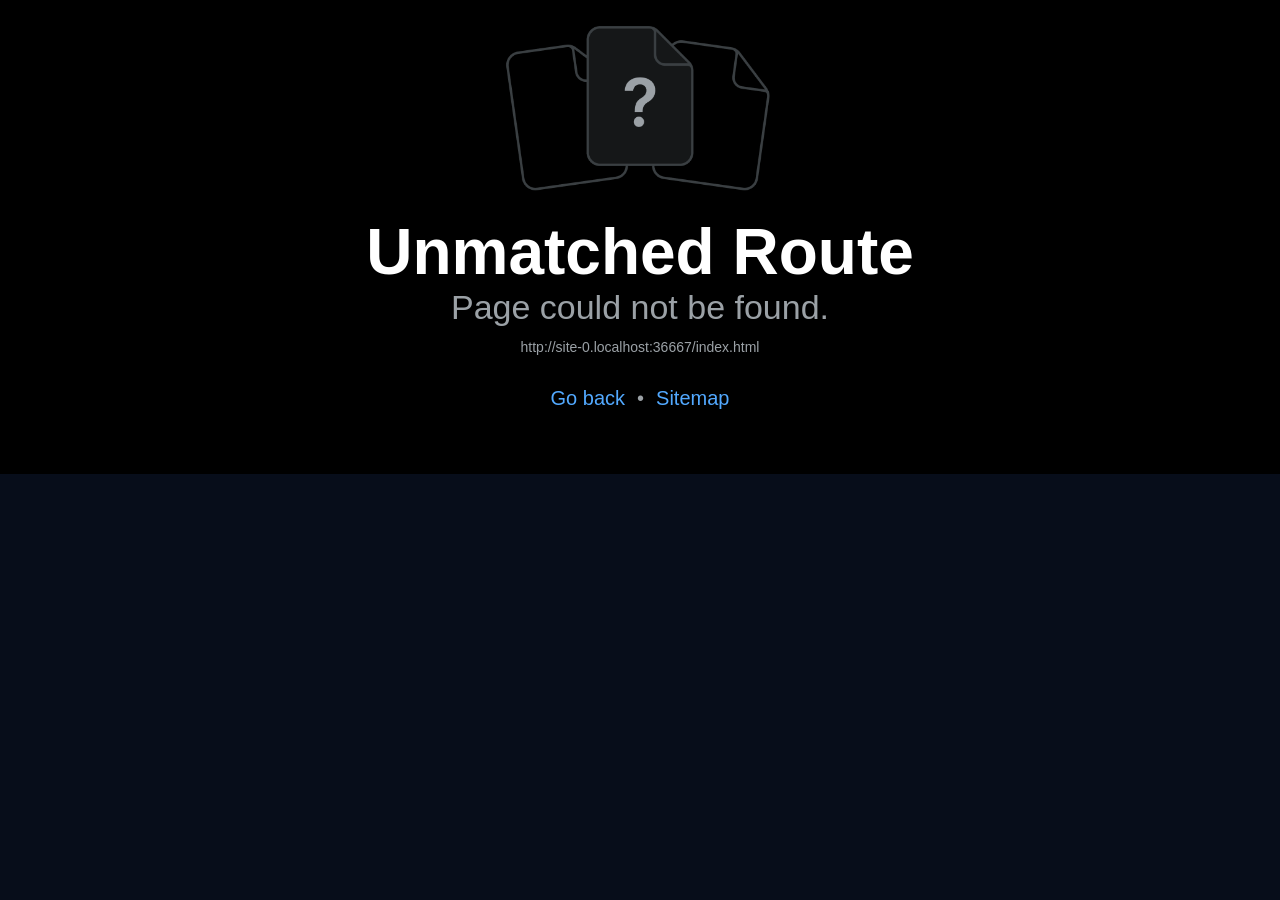
<file: index.html>
<!DOCTYPE html><html  lang="en" style="background-color:#070d1a"><head><title data-rh="true">PercentGain - Percentage Gain &amp; Loss Calculator</title><meta data-rh="true" name="description" content="PercentGain is a simple percentage gain and loss calculator for comparing an initial value, final value, percent increase, percent decrease, and total difference."/><meta data-rh="true" name="robots" content="index, follow"/><meta data-rh="true" property="og:title" content="PercentGain - Percentage Gain &amp; Loss Calculator"/><meta data-rh="true" property="og:description" content="Calculate percentage gain, percentage loss, percent increase, percent decrease, and value difference with PercentGain."/><meta data-rh="true" property="og:url" content="https://percentgain.app/"/><meta data-rh="true" property="og:type" content="website"/><meta data-rh="true" property="og:site_name" content="PercentGain"/><meta data-rh="true" property="og:image" content="https://percentgain.app/og-image.png"/><meta data-rh="true" name="twitter:card" content="summary_large_image"/><meta data-rh="true" name="twitter:title" content="PercentGain - Percentage Gain &amp; Loss Calculator"/><meta data-rh="true" name="twitter:description" content="A simple calculator for percentage gains, losses, increases, decreases, and value differences."/><meta data-rh="true" name="twitter:image" content="https://percentgain.app/og-image.png"/><link data-rh="true" rel="canonical" href="https://percentgain.app/"/><script data-rh="true" type="application/ld+json">{"@context":"https://schema.org","@type":"WebApplication","name":"PercentGain","url":"https://percentgain.app/","applicationCategory":"FinanceApplication","operatingSystem":"Any","description":"PercentGain is a simple percentage gain and loss calculator for comparing an initial value, final value, percent increase, percent decrease, and total difference.","offers":{"@type":"Offer","price":"0","priceCurrency":"USD"}}</script><meta charSet="utf-8"/><meta name="viewport" content="width=device-width, initial-scale=1, viewport-fit=cover"/><script async="" src="https://www.googletagmanager.com/gtag/js?id=G-C4T9E4DWH3"></script><meta name="google-site-verification" content="_2RKasmBHfmFUJNe0SDyJdTQVgfekd-nYwY4vXBU-kY"/><meta name="theme-color" content="#070d1a"/><meta name="application-name" content="PercentGain"/><meta name="apple-mobile-web-app-title" content="PercentGain"/><meta name="apple-mobile-web-app-capable" content="yes"/><meta name="apple-mobile-web-app-status-bar-style" content="black-translucent"/><script>
              window.dataLayer = window.dataLayer || [];
              function gtag(){dataLayer.push(arguments);}
              gtag('js', new Date());
              gtag('config', 'G-C4T9E4DWH3', {
                page_path: window.location.pathname
              });
            </script><style>
              html,
              body,
              #root,
              body > div {
                margin: 0;
                min-height: 100%;
                background-color: #070d1a;
              }

              html {
                background-color: #070d1a;
              }

              body {
                overflow-x: hidden;
                background-color: #070d1a;
              }

              #root {
                min-height: 100dvh;
                background-color: #070d1a;
              }
            </style><style id="react-native-stylesheet">[stylesheet-group="0"]{}
body{margin:0;}
button::-moz-focus-inner,input::-moz-focus-inner{border:0;padding:0;}
html{-ms-text-size-adjust:100%;-webkit-text-size-adjust:100%;-webkit-tap-highlight-color:rgba(0,0,0,0);}
input::-webkit-search-cancel-button,input::-webkit-search-decoration,input::-webkit-search-results-button,input::-webkit-search-results-decoration{display:none;}
[stylesheet-group="1"]{}
.css-11aywtz{-moz-appearance:textfield;-webkit-appearance:none;background-color:rgba(0,0,0,0.00);border-bottom-left-radius:0px;border-bottom-right-radius:0px;border-top-left-radius:0px;border-top-right-radius:0px;border:0 solid black;box-sizing:border-box;font:14px -apple-system,BlinkMacSystemFont,"Segoe UI",Roboto,Helvetica,Arial,sans-serif;margin:0px;padding:0px;resize:none;}
.css-146c3p1{background-color:rgba(0,0,0,0.00);border:0 solid black;box-sizing:border-box;color:rgba(0,0,0,1.00);display:inline;font:14px -apple-system,BlinkMacSystemFont,"Segoe UI",Roboto,Helvetica,Arial,sans-serif;list-style:none;margin:0px;padding:0px;position:relative;text-align:start;text-decoration:none;white-space:pre-wrap;word-wrap:break-word;}
.css-1jxf684{background-color:rgba(0,0,0,0.00);border:0 solid black;box-sizing:border-box;color:inherit;display:inline;font:inherit;list-style:none;margin:0px;padding:0px;position:relative;text-align:inherit;text-decoration:none;white-space:inherit;word-wrap:break-word;}
.css-9pa8cd{bottom:0px;height:100%;left:0px;opacity:0;position:absolute;right:0px;top:0px;width:100%;z-index:-1;}
.css-g5y9jx{align-content:flex-start;align-items:stretch;background-color:rgba(0,0,0,0.00);border:0 solid black;box-sizing:border-box;display:flex;flex-basis:auto;flex-direction:column;flex-shrink:0;list-style:none;margin:0px;min-height:0px;min-width:0px;padding:0px;position:relative;text-decoration:none;z-index:0;}
[stylesheet-group="2"]{}
.r-11mg6pl{border-bottom-color:rgba(255,255,255,1.00);border-left-color:rgba(255,255,255,1.00);border-right-color:rgba(255,255,255,1.00);border-top-color:rgba(255,255,255,1.00);}
.r-13awgt0{flex:1;}
.r-15nxtsd{border-bottom-color:rgba(11,17,32,1.00);border-left-color:rgba(11,17,32,1.00);border-right-color:rgba(11,17,32,1.00);border-top-color:rgba(11,17,32,1.00);}
.r-1867qdf{border-bottom-left-radius:16px;border-bottom-right-radius:16px;border-top-left-radius:16px;border-top-right-radius:16px;}
.r-18c1f0m{border-bottom-color:rgba(142,162,255,1.00);border-left-color:rgba(142,162,255,1.00);border-right-color:rgba(142,162,255,1.00);border-top-color:rgba(142,162,255,1.00);}
.r-1awa8pu{border-bottom-color:rgba(101,119,134,1.00);border-left-color:rgba(101,119,134,1.00);border-right-color:rgba(101,119,134,1.00);border-top-color:rgba(101,119,134,1.00);}
.r-1bq2mok{margin:3px;}
.r-1d4xg89{border-bottom-color:rgba(170,184,194,1.00);border-left-color:rgba(170,184,194,1.00);border-right-color:rgba(170,184,194,1.00);border-top-color:rgba(170,184,194,1.00);}
.r-1dzdj1l{border-bottom-left-radius:10px;border-bottom-right-radius:10px;border-top-left-radius:10px;border-top-right-radius:10px;}
.r-1f0042m{border-bottom-left-radius:5px;border-bottom-right-radius:5px;border-top-left-radius:5px;border-top-right-radius:5px;}
.r-1j16mh1{border-bottom-left-radius:100%;border-bottom-right-radius:100%;border-top-left-radius:100%;border-top-right-radius:100%;}
.r-1jkafct{border-bottom-left-radius:2px;border-bottom-right-radius:2px;border-top-left-radius:2px;border-top-right-radius:2px;}
.r-1jyn79y{border-bottom-color:rgba(0,150,136,1.00);border-left-color:rgba(0,150,136,1.00);border-right-color:rgba(0,150,136,1.00);border-top-color:rgba(0,150,136,1.00);}
.r-1pcd2l5{padding:20px;}
.r-1phboty{border-bottom-style:solid;border-left-style:solid;border-right-style:solid;border-top-style:solid;}
.r-1q9bdsx{border-bottom-left-radius:12px;border-bottom-right-radius:12px;border-top-left-radius:12px;border-top-right-radius:12px;}
.r-1qsk4np{overflow-x:clip;overflow-y:clip;}
.r-1rv6d0{border-bottom-color:rgba(43,54,72,1.00);border-left-color:rgba(43,54,72,1.00);border-right-color:rgba(43,54,72,1.00);border-top-color:rgba(43,54,72,1.00);}
.r-1rvyss1{border-bottom-color:rgba(255,255,255,0.20);border-left-color:rgba(255,255,255,0.20);border-right-color:rgba(255,255,255,0.20);border-top-color:rgba(255,255,255,0.20);}
.r-1sp51qo{padding:10px;}
.r-1udh08x{overflow-x:hidden;overflow-y:hidden;}
.r-1uu6nss{padding:5px;}
.r-1xfd6ze{border-bottom-left-radius:8px;border-bottom-right-radius:8px;border-top-left-radius:8px;border-top-right-radius:8px;}
.r-494qqr{padding:32px;}
.r-4a18lf{border-bottom-color:rgba(255,0,0,1.00);border-left-color:rgba(255,0,0,1.00);border-right-color:rgba(255,0,0,1.00);border-top-color:rgba(255,0,0,1.00);}
.r-4zvafu{border-bottom-left-radius:26px;border-bottom-right-radius:26px;border-top-left-radius:26px;border-top-right-radius:26px;}
.r-60ke3l{border-bottom-color:rgba(0,128,0,1.00);border-left-color:rgba(0,128,0,1.00);border-right-color:rgba(0,128,0,1.00);border-top-color:rgba(0,128,0,1.00);}
.r-6ncur5{border-bottom-left-radius:18px;border-bottom-right-radius:18px;border-top-left-radius:18px;border-top-right-radius:18px;}
.r-6t2glc{border-bottom-left-radius:40px;border-bottom-right-radius:40px;border-top-left-radius:40px;border-top-right-radius:40px;}
.r-9x6qib{border-bottom-color:rgba(204,214,221,1.00);border-left-color:rgba(204,214,221,1.00);border-right-color:rgba(204,214,221,1.00);border-top-color:rgba(204,214,221,1.00);}
.r-a1yn9n{border-bottom-left-radius:28px;border-bottom-right-radius:28px;border-top-left-radius:28px;border-top-right-radius:28px;}
.r-cpet4d{border-bottom-left-radius:999px;border-bottom-right-radius:999px;border-top-left-radius:999px;border-top-right-radius:999px;}
.r-crgep1{margin:0px;}
.r-d045u9{border-bottom-width:2px;border-left-width:2px;border-right-width:2px;border-top-width:2px;}
.r-d23pfw{padding:24px;}
.r-e65kyq{padding:30px;}
.r-edyy15{padding:8px;}
.r-fx7oqy{border-bottom-color:rgba(0,0,255,1.00);border-left-color:rgba(0,0,255,1.00);border-right-color:rgba(0,0,255,1.00);border-top-color:rgba(0,0,255,1.00);}
.r-krxsd3{display:-webkit-box;}
.r-nsiyw1{border-bottom-left-radius:32px;border-bottom-right-radius:32px;border-top-left-radius:32px;border-top-right-radius:32px;}
.r-qpntkw{padding:6px;}
.r-rs99b7{border-bottom-width:1px;border-left-width:1px;border-right-width:1px;border-top-width:1px;}
.r-t23y2h{border-bottom-left-radius:14px;border-bottom-right-radius:14px;border-top-left-radius:14px;border-top-right-radius:14px;}
.r-t60dpp{padding:0px;}
.r-wg31gx{border-bottom-color:rgba(49,53,56,1.00);border-left-color:rgba(49,53,56,1.00);border-right-color:rgba(49,53,56,1.00);border-top-color:rgba(49,53,56,1.00);}
.r-whuqzp{padding:18px;}
.r-xoduu5{display:inline-flex;}
.r-ywje51{margin:auto;}
.r-z2wwpe{border-bottom-left-radius:4px;border-bottom-right-radius:4px;border-top-left-radius:4px;border-top-right-radius:4px;}
[stylesheet-group="2.1"]{}
.r-11f147o{padding-bottom:8px;padding-top:8px;}
.r-11gswi8{padding-left:3px;padding-right:3px;}
.r-17q4wm6{margin-left:5px;margin-right:5px;}
.r-184id4b{margin-bottom:12px;margin-top:12px;}
.r-1d7mnkm{padding-bottom:15px;padding-top:15px;}
.r-1e084wi{padding-left:0px;padding-right:0px;}
.r-1mmae3n{padding-bottom:12px;padding-top:12px;}
.r-1ntr0p{padding-left:5px;padding-right:5px;}
.r-1rsorjc{padding-left:36px;padding-right:36px;}
.r-1yd117h{padding-bottom:7px;padding-top:7px;}
.r-284m6k{padding-left:18px;padding-right:18px;}
.r-3o4zer{padding-left:12px;padding-right:12px;}
.r-3pj75a{padding-left:16px;padding-right:16px;}
.r-cxgwc0{padding-left:24px;padding-right:24px;}
.r-f8sm7e{margin-left:auto;margin-right:auto;}
.r-gu64tb{padding-left:14px;padding-right:14px;}
.r-is05cd{padding-left:8px;padding-right:8px;}
.r-jdiy1a{margin-left:11px;margin-right:11px;}
.r-jusfrs{margin-left:12px;margin-right:12px;}
.r-n5f61p{margin-bottom:3px;margin-top:3px;}
.r-n7gxbd{padding-left:4px;padding-right:4px;}
.r-qbhcsz{padding-bottom:64px;padding-top:64px;}
.r-u9wvl5{padding-left:20px;padding-right:20px;}
.r-ugi1tw{padding-left:5%;padding-right:5%;}
.r-w7s2jr{padding-bottom:16px;padding-top:16px;}
.r-xjggfu{padding-bottom:3px;padding-top:3px;}
.r-ytbthy{padding-bottom:10px;padding-top:10px;}
.r-ywh0we{padding-bottom:13px;padding-top:13px;}
[stylesheet-group="2.2"]{}
.r-10s2tm5{left:0%;}
.r-16o8guy{right:100%;}
.r-1a11zyx{margin-right:12px;}
.r-1cwvpvk{margin-left:12px;}
.r-1e97lx8{margin-right:3px;}
.r-1euzeng{padding-left:24px;}
.r-1g4tz6n{margin-right:-14.5px;}
.r-1h31txp{padding-right:16px;}
.r-1lhn9r{margin-left:-14.5px;}
.r-1sqnqi2{margin-left:3px;}
.r-1vl2501{padding-right:24px;}
.r-9mo606{margin-right:10px;}
.r-c59us2{left:-3px;}
.r-dqe1q{right:0%;}
.r-qb41rp{margin-right:5px;}
.r-rci37q{left:100%;}
.r-uhung1{margin-left:10px;}
.r-vpmibe{right:-3px;}
.r-w67my2{padding-left:16px;}
.r-wizibn{margin-left:5px;}
[stylesheet-group="3"]{}
.r-105ug2t{pointer-events:auto!important;}
.r-10paoce{outline-width:0px;}
.r-10ptun7{height:16px;}
.r-10v3vxq{transform:scaleX(-1);}
.r-10x49cs{font-size:10px;}
.r-10xqauy{padding-top:env(safe-area-inset-top);}
.r-117bsoe{margin-bottom:20px;}
.r-11hoyxy{letter-spacing:-0.9px;}
.r-11j01x2{background-color:rgba(248,250,252,1.00);}
.r-11j9u27{visibility:hidden;}
.r-11mpjr4{background-color:rgba(223,223,223,1.00);}
.r-11niif6{max-width:800px;}
.r-11oscg{background-color:rgba(17,24,39,1.00);}
.r-11rk87y{padding-bottom:32px;}
.r-11udlyb{background-color:rgba(0,150,136,1.00);}
.r-11v9fek{min-width:180px;}
.r-11yh6sk{overflow-x:hidden;}
.r-12f6czt{top:17px;}
.r-12vffkv>* {pointer-events:auto;}
.r-12vffkv{pointer-events:none!important;}
.r-131miar{padding-top:18px;}
.r-135wba7{line-height:24px;}
.r-13aq9py{animation-name:r-1iq689l;}
.r-13qz1uu{width:100%;}
.r-13tjlyg{transition-duration:0.1s;}
.r-146t82q{line-height:44px;}
.r-1472mwg{height:24px;}
.r-14gqq1x{margin-top:4px;}
.r-14lw9ot{background-color:rgba(255,255,255,1.00);}
.r-14sbq61{background-color:rgba(33,150,243,1.00);}
.r-14yzgew{line-height:18px;}
.r-150rngu{-webkit-overflow-scrolling:touch;}
.r-15mfzln{background-color:rgba(11,17,32,1.00);}
.r-15zx4ds{height:360px;}
.r-16krg75{letter-spacing:-1px;}
.r-16y2uox{flex-grow:1;}
.r-173mn98{align-self:flex-end;}
.r-173mzie{transform:scaleY(-1);}
.r-1777fci{justify-content:center;}
.r-17b9qp5{box-shadow:none;}
.r-17bb2tj{animation-duration:0.75s;}
.r-17leim2{background-repeat:repeat;}
.r-17rnw9f{line-height:30px;}
.r-17s6mgv{justify-content:flex-end;}
.r-17tb59b{opacity:0.7;}
.r-17tloay{opacity:0.6;}
.r-17u3ijr{background-color:rgba(155,161,166,0.27);}
.r-184en5c{z-index:1;}
.r-18nhz7w{top:-3px;}
.r-18u1ve8{color:rgba(255,255,255,0.40);}
.r-18u37iz{flex-direction:row;}
.r-19oahor{font-size:64px;}
.r-19wmn03{width:20px;}
.r-19z077z{touch-action:none;}
.r-1a2p6p6{-webkit-text-decoration-style:solid;text-decoration-style:solid;}
.r-1abnn5w{animation-play-state:paused;}
.r-1acpoxo{width:36px;}
.r-1aiqnjv{font-family:monospace,monospace;}
.r-1aockid{width:40px;}
.r-1awozwy{align-items:center;}
.r-1ay1djp{animation-duration:1s;}
.r-1b43r93{font-size:14px;}
.r-1b6qrbs{left:-10000px;}
.r-1bymd8e{margin-top:2px;}
.r-1c6unfx{forced-color-adjust:none;}
.r-1c85bru{width:270px;}
.r-1chd876{aspect-ratio:1.7309941520467835;}
.r-1cmwbt1{gap:8px;}
.r-1d2f490{left:0px;}
.r-1d5kdc7{flex-direction:column-reverse;}
.r-1ddef8g{-webkit-text-decoration-line:underline;text-decoration-line:underline;}
.r-1dernwh{height:70%;}
.r-1ei5mc7{cursor:inherit;}
.r-1el8sus{min-height:72px;}
.r-1enofrn{font-size:12px;}
.r-1euja1d{margin-bottom:22px;}
.r-1euycsn{flex-direction:row-reverse;}
.r-1ewcgjf{box-shadow:0px 1px 3px rgba(0,0,0,0.5);}
.r-1f2l425{min-height:100dvh;}
.r-1ff274t{text-align:right;}
.r-1ffj0ar{background-color:rgba(0,0,0,0.40);}
.r-1g80hic{opacity:0.8;}
.r-1ge9hsw{max-width:960px;}
.r-1ghxqbu{font-variant:tabular-nums;}
.r-1gkfh8e{font-size:11px;}
.r-1h0z5md{justify-content:flex-start;}
.r-1h2t8mc{width:0px;}
.r-1habvwh{align-items:flex-start;}
.r-1hfyk0a{padding-left:10px;}
.r-1i10wst{font-size:18px;}
.r-1i6wzkk{-moz-transition-property:opacity;-webkit-transition-property:opacity;transition-property:opacity;}
.r-1i71y14{gap:14px;}
.r-1ifxtd0{margin-bottom:16px;}
.r-1ikidpy{letter-spacing:0.5px;}
.r-1iln25a{word-wrap:normal;}
.r-1inkyih{font-size:17px;}
.r-1iusvr4{flex-basis:0px;}
.r-1janqcz{width:16px;}
.r-1jbrlb3{color:rgba(34,197,94,1.00);}
.r-1jg9483{width:8px;}
.r-1jkjb{margin-left:8px;}
.r-1kb76zh{margin-right:8px;}
.r-1kfrs79{font-weight:600;}
.r-1kihuf0{align-self:center;}
.r-1knq54c{aspect-ratio:5.125;}
.r-1ld3bg{top:-4px;}
.r-1ldzwu0{animation-timing-function:linear;}
.r-1loqt21{cursor:pointer;}
.r-1m8f1gi{color:rgba(209,213,219,1.00);}
.r-1mlwlqe{flex-basis:auto;}
.r-1mrlafo{background-position:0;}
.r-1muvv40{animation-iteration-count:infinite;}
.r-1niwhzg{background-color:rgba(0,0,0,0.00);}
.r-1nlw0im{bottom:8px;}
.r-1no09lo{margin-top:28px;}
.r-1npgj5g{color:rgba(148,163,184,1.00);}
.r-1nxhmzv{margin-bottom:28px;}
.r-1ny4l3l{outline-style:none;}
.r-1ocf4r9{scroll-snap-type:y mandatory;}
.r-1onu96p{border-curve:continuous;}
.r-1oszu61{align-items:stretch;}
.r-1otgn73{touch-action:manipulation;}
.r-1ovo9ad{width:360px;}
.r-1p0dtai{bottom:0px;}
.r-1pi2tsx{height:100%;}
.r-1pm8pkb{font-family:Courier;}
.r-1pnwn9g{gap:18px;}
.r-1qd0xha{font-family:-apple-system,BlinkMacSystemFont,"Segoe UI",Roboto,Helvetica,Arial,sans-serif;}
.r-1qulhi1{animation-name:r-1pzkwqh;}
.r-1r4fvd0{color:rgba(82,169,255,1.00);}
.r-1r74h94{left:8px;}
.r-1r8g8re{height:36px;}
.r-1ra0lkn{font-size:30px;}
.r-1rnoaur{overflow-y:auto;}
.r-1s2bzr4{margin-top:12px;}
.r-1sg8ghl{z-index:1000;}
.r-1smd7e2{letter-spacing:0.8px;}
.r-1ssbvtb{gap:12px;}
.r-1sxrcry{background-size:auto;}
.r-1t9nq9{color:rgba(248,250,252,1.00);}
.r-1tce2bv{color:rgba(170,180,195,1.00);}
.r-1tl8prc{background-color:rgba(15,23,42,1.00);}
.r-1tsma7m{color:rgba(239,68,68,1.00);}
.r-1ua0l07{font-family:var(--font-mono);}
.r-1udbk01{text-overflow:ellipsis;}
.r-1ui5ee8{font-size:32px;}
.r-1vr29t4{font-weight:800;}
.r-1w2pmg{height:0px;}
.r-1w4taec{background-color:rgba(7,13,26,1.00);}
.r-1w6e6rj{flex-wrap:wrap;}
.r-1wbh5a2{flex-shrink:1;}
.r-1wtj0ep{justify-content:space-between;}
.r-1wwjgrj{caret-color:#8EA2FF;}
.r-1wyyakw{z-index:-1;}
.r-1wzrnnt{margin-top:16px;}
.r-1x0uki6{margin-top:20px;}
.r-1x35g6{font-size:24px;}
.r-1xcajam{position:fixed;}
.r-1xnzce8{-moz-user-select:text;-webkit-user-select:text;user-select:text;}
.r-1xpsq9i{box-shadow:0px 3px 3px rgba(0, 0, 0, 0.33);}
.r-1xzupcd{width:13px;}
.r-1yef0xd{animation-name:r-11cv4x;}
.r-2eszeu::-webkit-scrollbar{display:none}
.r-2eszeu{scrollbar-width:none;}
.r-30o5oe{-moz-appearance:none;-ms-appearance:none;-webkit-appearance:none;appearance:none;}
.r-356f0p{letter-spacing:0.35px;}
.r-3da1kt{height:8px;}
.r-3egmai{width:123px;}
.r-3k8cp7{color:rgba(50,213,131,1.00);}
.r-3mc0re{right:8px;}
.r-3s2u2q{white-space:nowrap;}
.r-417010{z-index:0;}
.r-4gszlv{background-size:cover;}
.r-4v7adb{height:5px;}
.r-5oul0u{margin-bottom:8px;}
.r-5xczd7{transform:scale(0.99);}
.r-60vfwk{min-width:1px;}
.r-633pao>* {pointer-events:none;}
.r-633pao{pointer-events:none!important;}
.r-67ec08{color:rgba(249,112,102,1.00);}
.r-6dt33c{opacity:1;}
.r-6gpygo{margin-bottom:12px;}
.r-6pziz6{opacity:0.45;}
.r-6taxm2:-ms-input-placeholder{color:var(--placeholderTextColor);opacity:1;}
.r-6taxm2::-moz-placeholder{color:var(--placeholderTextColor);opacity:1;}
.r-6taxm2::-webkit-input-placeholder{color:var(--placeholderTextColor);opacity:1;}
.r-6taxm2::placeholder{color:var(--placeholderTextColor);opacity:1;}
.r-6uxfom{margin-left:24px;}
.r-726pan{width:31px;}
.r-76blku{height:21px;}
.r-7cikom{font-size:inherit;}
.r-7ptqe7{line-height:23px;}
.r-7q8q6z{cursor:default;}
.r-8akbws{-webkit-box-orient:vertical;}
.r-8ay8q1{letter-spacing:0.1px;}
.r-95jzfe{padding-top:16px;}
.r-97e31f{padding-bottom:env(safe-area-inset-bottom);}
.r-9aw3ui{gap:4px;}
.r-9daxd3{animation-duration:250ms;}
.r-9vasmp{background-color:rgba(24,34,53,1.00);}
.r-a023e6{font-size:15px;}
.r-adacv{min-height:64px;}
.r-adyw6z{font-size:20px;}
.r-agouwx{transform:translateZ(0);}
.r-ah5dr5>* {pointer-events:none;}
.r-ah5dr5{pointer-events:auto!important;}
.r-apeekw{color:rgba(142,162,255,1.00);}
.r-aruset{font-weight:200;}
.r-b88u0q{font-weight:700;}
.r-b8lwoo{width:100px;}
.r-bfp7ny{background-color:rgba(142,162,255,1.00);}
.r-bi4vy9{transform:translateY(100%);}
.r-bt1l66{min-height:20px;}
.r-buy8e9{overflow-y:hidden;}
.r-bv2aro{padding-left:env(safe-area-inset-left);}
.r-c4c50z{letter-spacing:-0.6px;}
.r-c68hjy{color:rgba(161,161,161,1.00);}
.r-cpa5s6{scroll-snap-align:start;}
.r-cqee49{color:rgba(0,0,0,1.00);}
.r-dkge59{background-color:rgba(170,184,194,1.00);}
.r-dnmrzs{max-width:100%;}
.r-e6ktq0{gap:32px;}
.r-eafdt9{transition-duration:0.15s;}
.r-ebwn4k{animation-name:r-q67da2;}
.r-ehq7j7{background-size:contain;}
.r-eqz5dr{flex-direction:column;}
.r-eu3ka{height:40px;}
.r-evnaw{font-size:22px;}
.r-f1odvy{margin-bottom:6px;}
.r-f4gmv6{gap:16px;}
.r-fdjqy7{text-align:left;}
.r-foe95m{letter-spacing:-0.4px;}
.r-g3mlsw{animation-name:r-t2lo5v;}
.r-ghxds0{transform:translateY(0%);}
.r-gtdqiz{position:-webkit-sticky;position:sticky;}
.r-h0d30l{height:28px;}
.r-h1js2l{font-size:25px;}
.r-hxflta{padding-right:env(safe-area-inset-right);}
.r-icoktb{opacity:0.5;}
.r-ipm5af{top:0px;}
.r-jwli3a{color:rgba(255,255,255,1.00);}
.r-k200y{align-self:flex-start;}
.r-kemksi{background-color:rgba(0,0,0,1.00);}
.r-kgusq2{line-height:52px;}
.r-kizejy{color:rgba(155,161,166,1.00);}
.r-knv0ih{margin-top:8px;}
.r-kv5o7b{color:rgba(11,17,32,1.00);}
.r-l71dzp{margin-top:14px;}
.r-le4sbl{margin-bottom:18px;}
.r-leqjx2{animation-timing-function:cubic-bezier(0.215, 0.61, 0.355, 1);}
.r-lltvgl{overflow-x:auto;}
.r-lpb231{height:168px;}
.r-lqubxa{letter-spacing:2.2px;}
.r-lrsllp{width:24px;}
.r-lrvibr{-moz-user-select:none;-webkit-user-select:none;user-select:none;}
.r-lsa89y{opacity:0.75;}
.r-m4mzzj{outline-color:transparent;}
.r-majxgm{font-weight:500;}
.r-mfh4gg{scroll-snap-type:x mandatory;}
.r-mhe3cw{z-index:10;}
.r-mipnz4{min-height:58px;}
.r-mro3nb{background-color:rgba(21,23,24,1.00);}
.r-n1uzsy{-webkit-appearance:none;}
.r-n6v787{font-size:13px;}
.r-o4n3w5{width:23px;}
.r-o52ifk{height:100px;}
.r-o7aumn{box-shadow:0px 12px 24px rgba(0,0,0,0.28);}
.r-ojf8lh{gap:6px;}
.r-orgf3d{opacity:0;}
.r-ovu0ai{font-weight:900;}
.r-p3vmkr{color:rgba(203,213,225,1.00);}
.r-q4m81j{text-align:center;}
.r-qfi6ny{top:30000px;}
.r-qklmqi{border-bottom-width:1px;}
.r-qn3fzs{padding-bottom:24px;}
.r-rjixqe{line-height:20px;}
.r-rs94m5{background-image:url("[data-uri]");}
.r-s62m2j{animation-timing-function:cubic-bezier(0.47, 0, 0.745, 0.715);}
.r-s67bdx{font-size:48px;}
.r-sfbmgh{z-index:9999;}
.r-skwduh{color:rgba(60,135,247,1.00);}
.r-so7y2g{line-height:64px;}
.r-te56t7{box-shadow:0px 8px 18px rgba(0,0,0,0.25);}
.r-tq4vac{background-color:rgba(34,48,86,1.00);}
.r-tsynxw{text-transform:uppercase;}
.r-u6sd8q{background-repeat:no-repeat;}
.r-u8s1d{position:absolute;}
.r-u92y06{background-color:rgba(255,165,0,1.00);}
.r-uaa2di{gap:10px;}
.r-ubezar{font-size:16px;}
.r-uho16t{font-size:34px;}
.r-vacyoi{padding-bottom:64px;}
.r-van48c{caret-color:transparent;}
.r-vboj7i{top:-7px;}
.r-vvn4in{background-position:center;}
.r-vw2c0b{font-weight:bold;}
.r-wfqgy4{transition-duration:100ms;}
.r-ws9h79{left:4px;}
.r-x11e5r{font-family:SFMono-Regular, Menlo, Monaco, Consolas, "Liberation Mono", "Courier New", monospace;}
.r-x3cy2q{background-size:100% 100%;}
.r-xx3c9p{animation-name:r-imtty0;}
.r-y7v2we{background-color:rgba(32,36,37,1.00);}
.r-yonkja{min-width:76px;}
.r-yve1uy{font-size:54px;}
.r-z80fyv{height:20px;}
.r-zchlnj{right:0px;}
.r-zz5t5d{font-size:28px;}
@-webkit-keyframes r-11cv4x{0%{transform:rotate(0deg);}100%{transform:rotate(360deg);}}
@-webkit-keyframes r-1iq689l{0%{transform:translateY(0%);}100%{transform:translateY(100%);}}
@-webkit-keyframes r-1pzkwqh{0%{transform:translateY(100%);}100%{transform:translateY(0%);}}
@-webkit-keyframes r-imtty0{0%{opacity:0;}100%{opacity:1;}}
@-webkit-keyframes r-q67da2{0%{transform:translateX(-100%);}100%{transform:translateX(400%);}}
@-webkit-keyframes r-t2lo5v{0%{opacity:1;}100%{opacity:0;}}
@keyframes r-11cv4x{0%{transform:rotate(0deg);}100%{transform:rotate(360deg);}}
@keyframes r-1iq689l{0%{transform:translateY(0%);}100%{transform:translateY(100%);}}
@keyframes r-1pzkwqh{0%{transform:translateY(100%);}100%{transform:translateY(0%);}}
@keyframes r-imtty0{0%{opacity:0;}100%{opacity:1;}}
@keyframes r-q67da2{0%{transform:translateX(-100%);}100%{transform:translateX(400%);}}
@keyframes r-t2lo5v{0%{opacity:1;}100%{opacity:0;}}</style><script type="module">globalThis.__EXPO_ROUTER_HYDRATE__=true;</script><link rel="preload" href="/_expo/static/css/global-fc9e94466ab35a42ea7a90613de0a012.css" as="style">
<link rel="stylesheet" href="/_expo/static/css/global-fc9e94466ab35a42ea7a90613de0a012.css"><link rel="icon" href="/favicon.ico" /></head><body  style="margin:0;background-color:#070d1a"><div id="root"><div class="css-g5y9jx r-13awgt0"><!--$--><div style="position:absolute;left:0;right:0;top:0;bottom:0;pointer-events:none;visibility:hidden"></div><div class="css-g5y9jx r-13awgt0"><div class="css-g5y9jx r-13awgt0 r-1p0dtai r-1d2f490 r-u8s1d r-zchlnj r-ipm5af" style="background-color:rgba(242,242,242,1.00);display:flex"><div class="css-g5y9jx r-13awgt0"><div class="css-g5y9jx r-13awgt0" style="background-color:rgba(11,17,32,1.00)"><!--$--><div class="css-g5y9jx r-15mfzln r-13awgt0 r-1f2l425" style="padding-top:0px;padding-right:0px;padding-bottom:0px;padding-left:0px"><div class="css-g5y9jx r-15mfzln r-13awgt0"><div class="css-g5y9jx r-150rngu r-eqz5dr r-16y2uox r-1wbh5a2 r-11yh6sk r-1rnoaur r-agouwx r-15mfzln r-13awgt0 r-2eszeu"><div class="css-g5y9jx r-15mfzln r-16y2uox r-11rk87y r-u9wvl5 r-131miar"><div class="css-g5y9jx r-1kihuf0 r-11niif6 r-13qz1uu"><div class="css-g5y9jx r-1habvwh r-18u37iz r-1i71y14 r-1wtj0ep r-1euja1d"><div class="css-g5y9jx r-13awgt0"><div dir="auto" class="css-146c3p1 r-apeekw r-n6v787 r-1vr29t4 r-1smd7e2 r-f1odvy r-tsynxw">Calculator</div><div dir="auto" class="css-146c3p1 r-1t9nq9 r-uho16t r-ovu0ai r-11hoyxy">PercentGain</div></div><button aria-label="Toggle light and dark mode" role="button" tabindex="0" class="css-g5y9jx r-1loqt21 r-1otgn73 r-1awozwy r-11oscg r-1rv6d0 r-cpet4d r-rs99b7 r-te56t7 r-1777fci r-yonkja r-ytbthy r-gu64tb" type="button"><div dir="auto" class="css-146c3p1 r-1t9nq9 r-1b43r93 r-1vr29t4">Light</div></button></div><div class="css-g5y9jx r-11oscg r-1rv6d0 r-4zvafu r-rs99b7 r-o7aumn r-1pnwn9g r-whuqzp"><div class="css-g5y9jx r-18u37iz r-1ssbvtb"><div class="css-g5y9jx r-13awgt0 r-1cmwbt1"><div class="css-g5y9jx r-1awozwy r-18u37iz r-1cmwbt1 r-1wtj0ep"><div dir="auto" class="css-146c3p1 r-1tce2bv r-1b43r93 r-1vr29t4">Initial value</div></div><div class="css-g5y9jx r-1awozwy r-1tl8prc r-1rv6d0 r-6ncur5 r-rs99b7 r-18u37iz r-adacv r-1udh08x r-3pj75a"><input autoCorrect="off" placeholder="0" autoCapitalize="sentences" autoComplete="on" dir="auto" enterKeyHint="done" inputMode="decimal" rows="1" spellCheck="false" type="text" virtualkeyboardpolicy="auto" aria-label="Initial value" class="css-11aywtz r-6taxm2 r-n1uzsy r-17b9qp5 r-1wwjgrj r-1t9nq9 r-13awgt0 r-h1js2l r-1vr29t4 r-m4mzzj r-1ny4l3l r-10paoce r-ytbthy" style="--placeholderTextColor:#AAB4C3" value=""/></div></div><div class="css-g5y9jx r-13awgt0 r-1cmwbt1"><div class="css-g5y9jx r-1awozwy r-18u37iz r-1cmwbt1 r-1wtj0ep"><div dir="auto" class="css-146c3p1 r-1tce2bv r-1b43r93 r-1vr29t4">Final value</div></div><div class="css-g5y9jx r-1awozwy r-1tl8prc r-1rv6d0 r-6ncur5 r-rs99b7 r-18u37iz r-adacv r-1udh08x r-3pj75a"><input autoCorrect="off" placeholder="0" autoCapitalize="sentences" autoComplete="on" dir="auto" enterKeyHint="done" inputMode="decimal" rows="1" spellCheck="false" type="text" virtualkeyboardpolicy="auto" aria-label="Final value" class="css-11aywtz r-6taxm2 r-n1uzsy r-17b9qp5 r-1wwjgrj r-1t9nq9 r-13awgt0 r-h1js2l r-1vr29t4 r-m4mzzj r-1ny4l3l r-10paoce r-ytbthy" style="--placeholderTextColor:#AAB4C3" value=""/></div></div></div><div dir="auto" class="css-146c3p1 r-1t9nq9 r-1i10wst r-ovu0ai r-1bymd8e">Increase or decrease?</div><div class="css-g5y9jx r-1tl8prc r-1rv6d0 r-6ncur5 r-rs99b7 r-18u37iz r-1cmwbt1 r-qpntkw"><div role="radio" tabindex="0" class="css-g5y9jx r-1loqt21 r-1otgn73 r-1awozwy r-t23y2h r-13awgt0 r-18u37iz r-uaa2di r-1777fci r-ywh0we r-3o4zer r-bfp7ny"><div class="css-g5y9jx r-1awozwy r-cpet4d r-d045u9 r-z80fyv r-1777fci r-19wmn03 r-15nxtsd"><div class="css-g5y9jx r-15mfzln r-cpet4d r-3da1kt r-1jg9483"></div></div><div dir="auto" class="css-146c3p1 r-a023e6 r-ovu0ai r-kv5o7b">Increase</div></div><div role="radio" tabindex="0" class="css-g5y9jx r-1loqt21 r-1otgn73 r-1awozwy r-t23y2h r-13awgt0 r-18u37iz r-uaa2di r-1777fci r-ywh0we r-3o4zer"><div class="css-g5y9jx r-1awozwy r-1rv6d0 r-cpet4d r-d045u9 r-z80fyv r-1777fci r-19wmn03"></div><div dir="auto" class="css-146c3p1 r-1tce2bv r-a023e6 r-ovu0ai">Decrease</div></div></div><div class="css-g5y9jx r-13awgt0 r-1cmwbt1"><div class="css-g5y9jx r-1awozwy r-18u37iz r-1cmwbt1 r-1wtj0ep"><div dir="auto" class="css-146c3p1 r-1tce2bv r-1b43r93 r-1vr29t4">Increase (%)</div></div><div class="css-g5y9jx r-1awozwy r-1tl8prc r-1rv6d0 r-6ncur5 r-rs99b7 r-18u37iz r-adacv r-1udh08x r-3pj75a"><input autoCorrect="off" placeholder="0" autoCapitalize="sentences" autoComplete="on" dir="auto" enterKeyHint="done" inputMode="decimal" rows="1" spellCheck="false" type="text" virtualkeyboardpolicy="auto" aria-label="Increase (%)" class="css-11aywtz r-6taxm2 r-n1uzsy r-17b9qp5 r-1wwjgrj r-1t9nq9 r-13awgt0 r-h1js2l r-1vr29t4 r-m4mzzj r-1ny4l3l r-10paoce r-ytbthy" style="--placeholderTextColor:#AAB4C3" value=""/><div dir="auto" class="css-146c3p1 r-apeekw r-1x35g6 r-ovu0ai r-1hfyk0a">%</div></div></div><div dir="auto" class="css-146c3p1 r-1tce2bv r-n6v787 r-b88u0q r-14yzgew">Start by entering two values.</div></div><div class="css-g5y9jx r-9vasmp r-1rv6d0 r-4zvafu r-rs99b7 r-f4gmv6 r-l71dzp r-whuqzp"><div class="css-g5y9jx r-ojf8lh"><div dir="auto" class="css-146c3p1 r-1t9nq9 r-1x35g6 r-ovu0ai r-foe95m">Difference</div><div dir="auto" class="css-146c3p1 r-1tce2bv r-a023e6 r-1vr29t4">Final value − Initial value</div></div><div class="css-g5y9jx r-1awozwy r-1tl8prc r-1rv6d0 r-6ncur5 r-rs99b7 r-1777fci r-1el8sus r-3pj75a"><div dir="auto" class="css-146c3p1 r-1ra0lkn r-ovu0ai r-c4c50z r-3k8cp7">—</div></div></div><button aria-disabled="true" disabled="" aria-label="Share calculation image" role="button" tabindex="-1" class="css-g5y9jx r-12vffkv r-1awozwy r-bfp7ny r-6ncur5 r-1777fci r-1wzrnnt r-mipnz4 r-284m6k r-6pziz6" type="button"><div dir="auto" class="css-146c3p1 r-kv5o7b r-1inkyih r-ovu0ai">Share image</div></button><button aria-label="Reset calculator" role="button" tabindex="0" class="css-g5y9jx r-1loqt21 r-1otgn73 r-1awozwy r-11j01x2 r-6ncur5 r-1777fci r-1s2bzr4 r-mipnz4 r-284m6k" type="button"><div dir="auto" class="css-146c3p1 r-kv5o7b r-1inkyih r-ovu0ai">Reset calculator</div></button></div></div></div></div></div><!--/$--></div></div></div></div><!--/$--></div></div><script src="/_expo/static/js/web/entry-11da67c2285a8b0cee1d1c3b0ec0215d.js" defer></script>
</body></html>
</file>
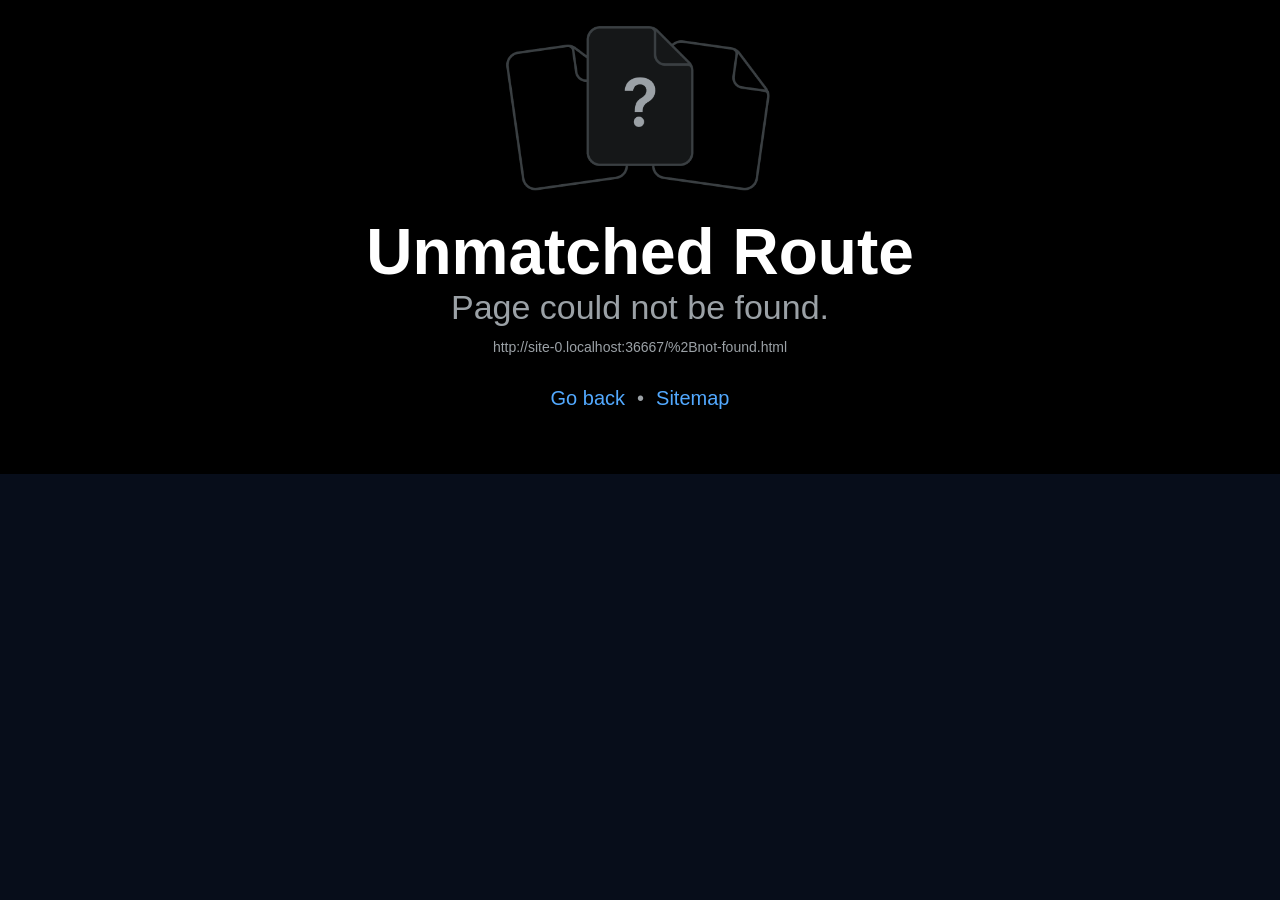
<file: +not-found.html>
<!DOCTYPE html><html  lang="en" style="background-color:#070d1a"><head><title data-rh="true"></title><meta charSet="utf-8"/><meta name="viewport" content="width=device-width, initial-scale=1, viewport-fit=cover"/><script async="" src="https://www.googletagmanager.com/gtag/js?id=G-C4T9E4DWH3"></script><meta name="google-site-verification" content="_2RKasmBHfmFUJNe0SDyJdTQVgfekd-nYwY4vXBU-kY"/><meta name="theme-color" content="#070d1a"/><meta name="application-name" content="PercentGain"/><meta name="apple-mobile-web-app-title" content="PercentGain"/><meta name="apple-mobile-web-app-capable" content="yes"/><meta name="apple-mobile-web-app-status-bar-style" content="black-translucent"/><script>
              window.dataLayer = window.dataLayer || [];
              function gtag(){dataLayer.push(arguments);}
              gtag('js', new Date());
              gtag('config', 'G-C4T9E4DWH3', {
                page_path: window.location.pathname
              });
            </script><style>
              html,
              body,
              #root,
              body > div {
                margin: 0;
                min-height: 100%;
                background-color: #070d1a;
              }

              html {
                background-color: #070d1a;
              }

              body {
                overflow-x: hidden;
                background-color: #070d1a;
              }

              #root {
                min-height: 100dvh;
                background-color: #070d1a;
              }
            </style><style id="react-native-stylesheet">[stylesheet-group="0"]{}
body{margin:0;}
button::-moz-focus-inner,input::-moz-focus-inner{border:0;padding:0;}
html{-ms-text-size-adjust:100%;-webkit-text-size-adjust:100%;-webkit-tap-highlight-color:rgba(0,0,0,0);}
input::-webkit-search-cancel-button,input::-webkit-search-decoration,input::-webkit-search-results-button,input::-webkit-search-results-decoration{display:none;}
[stylesheet-group="1"]{}
.css-11aywtz{-moz-appearance:textfield;-webkit-appearance:none;background-color:rgba(0,0,0,0.00);border-bottom-left-radius:0px;border-bottom-right-radius:0px;border-top-left-radius:0px;border-top-right-radius:0px;border:0 solid black;box-sizing:border-box;font:14px -apple-system,BlinkMacSystemFont,"Segoe UI",Roboto,Helvetica,Arial,sans-serif;margin:0px;padding:0px;resize:none;}
.css-146c3p1{background-color:rgba(0,0,0,0.00);border:0 solid black;box-sizing:border-box;color:rgba(0,0,0,1.00);display:inline;font:14px -apple-system,BlinkMacSystemFont,"Segoe UI",Roboto,Helvetica,Arial,sans-serif;list-style:none;margin:0px;padding:0px;position:relative;text-align:start;text-decoration:none;white-space:pre-wrap;word-wrap:break-word;}
.css-1jxf684{background-color:rgba(0,0,0,0.00);border:0 solid black;box-sizing:border-box;color:inherit;display:inline;font:inherit;list-style:none;margin:0px;padding:0px;position:relative;text-align:inherit;text-decoration:none;white-space:inherit;word-wrap:break-word;}
.css-9pa8cd{bottom:0px;height:100%;left:0px;opacity:0;position:absolute;right:0px;top:0px;width:100%;z-index:-1;}
.css-g5y9jx{align-content:flex-start;align-items:stretch;background-color:rgba(0,0,0,0.00);border:0 solid black;box-sizing:border-box;display:flex;flex-basis:auto;flex-direction:column;flex-shrink:0;list-style:none;margin:0px;min-height:0px;min-width:0px;padding:0px;position:relative;text-decoration:none;z-index:0;}
[stylesheet-group="2"]{}
.r-11mg6pl{border-bottom-color:rgba(255,255,255,1.00);border-left-color:rgba(255,255,255,1.00);border-right-color:rgba(255,255,255,1.00);border-top-color:rgba(255,255,255,1.00);}
.r-13awgt0{flex:1;}
.r-15nxtsd{border-bottom-color:rgba(11,17,32,1.00);border-left-color:rgba(11,17,32,1.00);border-right-color:rgba(11,17,32,1.00);border-top-color:rgba(11,17,32,1.00);}
.r-1867qdf{border-bottom-left-radius:16px;border-bottom-right-radius:16px;border-top-left-radius:16px;border-top-right-radius:16px;}
.r-18c1f0m{border-bottom-color:rgba(142,162,255,1.00);border-left-color:rgba(142,162,255,1.00);border-right-color:rgba(142,162,255,1.00);border-top-color:rgba(142,162,255,1.00);}
.r-1awa8pu{border-bottom-color:rgba(101,119,134,1.00);border-left-color:rgba(101,119,134,1.00);border-right-color:rgba(101,119,134,1.00);border-top-color:rgba(101,119,134,1.00);}
.r-1bq2mok{margin:3px;}
.r-1d4xg89{border-bottom-color:rgba(170,184,194,1.00);border-left-color:rgba(170,184,194,1.00);border-right-color:rgba(170,184,194,1.00);border-top-color:rgba(170,184,194,1.00);}
.r-1dzdj1l{border-bottom-left-radius:10px;border-bottom-right-radius:10px;border-top-left-radius:10px;border-top-right-radius:10px;}
.r-1f0042m{border-bottom-left-radius:5px;border-bottom-right-radius:5px;border-top-left-radius:5px;border-top-right-radius:5px;}
.r-1j16mh1{border-bottom-left-radius:100%;border-bottom-right-radius:100%;border-top-left-radius:100%;border-top-right-radius:100%;}
.r-1jkafct{border-bottom-left-radius:2px;border-bottom-right-radius:2px;border-top-left-radius:2px;border-top-right-radius:2px;}
.r-1jyn79y{border-bottom-color:rgba(0,150,136,1.00);border-left-color:rgba(0,150,136,1.00);border-right-color:rgba(0,150,136,1.00);border-top-color:rgba(0,150,136,1.00);}
.r-1pcd2l5{padding:20px;}
.r-1phboty{border-bottom-style:solid;border-left-style:solid;border-right-style:solid;border-top-style:solid;}
.r-1q9bdsx{border-bottom-left-radius:12px;border-bottom-right-radius:12px;border-top-left-radius:12px;border-top-right-radius:12px;}
.r-1qsk4np{overflow-x:clip;overflow-y:clip;}
.r-1rv6d0{border-bottom-color:rgba(43,54,72,1.00);border-left-color:rgba(43,54,72,1.00);border-right-color:rgba(43,54,72,1.00);border-top-color:rgba(43,54,72,1.00);}
.r-1rvyss1{border-bottom-color:rgba(255,255,255,0.20);border-left-color:rgba(255,255,255,0.20);border-right-color:rgba(255,255,255,0.20);border-top-color:rgba(255,255,255,0.20);}
.r-1sp51qo{padding:10px;}
.r-1udh08x{overflow-x:hidden;overflow-y:hidden;}
.r-1uu6nss{padding:5px;}
.r-1xfd6ze{border-bottom-left-radius:8px;border-bottom-right-radius:8px;border-top-left-radius:8px;border-top-right-radius:8px;}
.r-494qqr{padding:32px;}
.r-4a18lf{border-bottom-color:rgba(255,0,0,1.00);border-left-color:rgba(255,0,0,1.00);border-right-color:rgba(255,0,0,1.00);border-top-color:rgba(255,0,0,1.00);}
.r-4zvafu{border-bottom-left-radius:26px;border-bottom-right-radius:26px;border-top-left-radius:26px;border-top-right-radius:26px;}
.r-60ke3l{border-bottom-color:rgba(0,128,0,1.00);border-left-color:rgba(0,128,0,1.00);border-right-color:rgba(0,128,0,1.00);border-top-color:rgba(0,128,0,1.00);}
.r-6ncur5{border-bottom-left-radius:18px;border-bottom-right-radius:18px;border-top-left-radius:18px;border-top-right-radius:18px;}
.r-6t2glc{border-bottom-left-radius:40px;border-bottom-right-radius:40px;border-top-left-radius:40px;border-top-right-radius:40px;}
.r-9x6qib{border-bottom-color:rgba(204,214,221,1.00);border-left-color:rgba(204,214,221,1.00);border-right-color:rgba(204,214,221,1.00);border-top-color:rgba(204,214,221,1.00);}
.r-a1yn9n{border-bottom-left-radius:28px;border-bottom-right-radius:28px;border-top-left-radius:28px;border-top-right-radius:28px;}
.r-cpet4d{border-bottom-left-radius:999px;border-bottom-right-radius:999px;border-top-left-radius:999px;border-top-right-radius:999px;}
.r-crgep1{margin:0px;}
.r-d045u9{border-bottom-width:2px;border-left-width:2px;border-right-width:2px;border-top-width:2px;}
.r-d23pfw{padding:24px;}
.r-e65kyq{padding:30px;}
.r-edyy15{padding:8px;}
.r-fx7oqy{border-bottom-color:rgba(0,0,255,1.00);border-left-color:rgba(0,0,255,1.00);border-right-color:rgba(0,0,255,1.00);border-top-color:rgba(0,0,255,1.00);}
.r-krxsd3{display:-webkit-box;}
.r-nsiyw1{border-bottom-left-radius:32px;border-bottom-right-radius:32px;border-top-left-radius:32px;border-top-right-radius:32px;}
.r-qpntkw{padding:6px;}
.r-rs99b7{border-bottom-width:1px;border-left-width:1px;border-right-width:1px;border-top-width:1px;}
.r-t23y2h{border-bottom-left-radius:14px;border-bottom-right-radius:14px;border-top-left-radius:14px;border-top-right-radius:14px;}
.r-t60dpp{padding:0px;}
.r-wg31gx{border-bottom-color:rgba(49,53,56,1.00);border-left-color:rgba(49,53,56,1.00);border-right-color:rgba(49,53,56,1.00);border-top-color:rgba(49,53,56,1.00);}
.r-whuqzp{padding:18px;}
.r-xoduu5{display:inline-flex;}
.r-ywje51{margin:auto;}
.r-z2wwpe{border-bottom-left-radius:4px;border-bottom-right-radius:4px;border-top-left-radius:4px;border-top-right-radius:4px;}
[stylesheet-group="2.1"]{}
.r-11f147o{padding-bottom:8px;padding-top:8px;}
.r-11gswi8{padding-left:3px;padding-right:3px;}
.r-17q4wm6{margin-left:5px;margin-right:5px;}
.r-184id4b{margin-bottom:12px;margin-top:12px;}
.r-1d7mnkm{padding-bottom:15px;padding-top:15px;}
.r-1e084wi{padding-left:0px;padding-right:0px;}
.r-1mmae3n{padding-bottom:12px;padding-top:12px;}
.r-1ntr0p{padding-left:5px;padding-right:5px;}
.r-1rsorjc{padding-left:36px;padding-right:36px;}
.r-1yd117h{padding-bottom:7px;padding-top:7px;}
.r-284m6k{padding-left:18px;padding-right:18px;}
.r-3o4zer{padding-left:12px;padding-right:12px;}
.r-3pj75a{padding-left:16px;padding-right:16px;}
.r-cxgwc0{padding-left:24px;padding-right:24px;}
.r-f8sm7e{margin-left:auto;margin-right:auto;}
.r-gu64tb{padding-left:14px;padding-right:14px;}
.r-is05cd{padding-left:8px;padding-right:8px;}
.r-jdiy1a{margin-left:11px;margin-right:11px;}
.r-jusfrs{margin-left:12px;margin-right:12px;}
.r-n5f61p{margin-bottom:3px;margin-top:3px;}
.r-n7gxbd{padding-left:4px;padding-right:4px;}
.r-qbhcsz{padding-bottom:64px;padding-top:64px;}
.r-u9wvl5{padding-left:20px;padding-right:20px;}
.r-ugi1tw{padding-left:5%;padding-right:5%;}
.r-w7s2jr{padding-bottom:16px;padding-top:16px;}
.r-xjggfu{padding-bottom:3px;padding-top:3px;}
.r-ytbthy{padding-bottom:10px;padding-top:10px;}
.r-ywh0we{padding-bottom:13px;padding-top:13px;}
[stylesheet-group="2.2"]{}
.r-10s2tm5{left:0%;}
.r-16o8guy{right:100%;}
.r-1a11zyx{margin-right:12px;}
.r-1cwvpvk{margin-left:12px;}
.r-1e97lx8{margin-right:3px;}
.r-1euzeng{padding-left:24px;}
.r-1g4tz6n{margin-right:-14.5px;}
.r-1h31txp{padding-right:16px;}
.r-1lhn9r{margin-left:-14.5px;}
.r-1sqnqi2{margin-left:3px;}
.r-1vl2501{padding-right:24px;}
.r-9mo606{margin-right:10px;}
.r-c59us2{left:-3px;}
.r-dqe1q{right:0%;}
.r-qb41rp{margin-right:5px;}
.r-rci37q{left:100%;}
.r-uhung1{margin-left:10px;}
.r-vpmibe{right:-3px;}
.r-w67my2{padding-left:16px;}
.r-wizibn{margin-left:5px;}
[stylesheet-group="3"]{}
.r-105ug2t{pointer-events:auto!important;}
.r-10paoce{outline-width:0px;}
.r-10ptun7{height:16px;}
.r-10v3vxq{transform:scaleX(-1);}
.r-10x49cs{font-size:10px;}
.r-10xqauy{padding-top:env(safe-area-inset-top);}
.r-117bsoe{margin-bottom:20px;}
.r-11hoyxy{letter-spacing:-0.9px;}
.r-11j01x2{background-color:rgba(248,250,252,1.00);}
.r-11j9u27{visibility:hidden;}
.r-11mpjr4{background-color:rgba(223,223,223,1.00);}
.r-11niif6{max-width:800px;}
.r-11oscg{background-color:rgba(17,24,39,1.00);}
.r-11rk87y{padding-bottom:32px;}
.r-11udlyb{background-color:rgba(0,150,136,1.00);}
.r-11v9fek{min-width:180px;}
.r-11yh6sk{overflow-x:hidden;}
.r-12f6czt{top:17px;}
.r-12vffkv>* {pointer-events:auto;}
.r-12vffkv{pointer-events:none!important;}
.r-131miar{padding-top:18px;}
.r-135wba7{line-height:24px;}
.r-13aq9py{animation-name:r-1iq689l;}
.r-13qz1uu{width:100%;}
.r-13tjlyg{transition-duration:0.1s;}
.r-146t82q{line-height:44px;}
.r-1472mwg{height:24px;}
.r-14gqq1x{margin-top:4px;}
.r-14lw9ot{background-color:rgba(255,255,255,1.00);}
.r-14sbq61{background-color:rgba(33,150,243,1.00);}
.r-14yzgew{line-height:18px;}
.r-150rngu{-webkit-overflow-scrolling:touch;}
.r-15mfzln{background-color:rgba(11,17,32,1.00);}
.r-15zx4ds{height:360px;}
.r-16krg75{letter-spacing:-1px;}
.r-16y2uox{flex-grow:1;}
.r-173mn98{align-self:flex-end;}
.r-173mzie{transform:scaleY(-1);}
.r-1777fci{justify-content:center;}
.r-17b9qp5{box-shadow:none;}
.r-17bb2tj{animation-duration:0.75s;}
.r-17leim2{background-repeat:repeat;}
.r-17rnw9f{line-height:30px;}
.r-17s6mgv{justify-content:flex-end;}
.r-17tb59b{opacity:0.7;}
.r-17tloay{opacity:0.6;}
.r-17u3ijr{background-color:rgba(155,161,166,0.27);}
.r-184en5c{z-index:1;}
.r-18nhz7w{top:-3px;}
.r-18u1ve8{color:rgba(255,255,255,0.40);}
.r-18u37iz{flex-direction:row;}
.r-19oahor{font-size:64px;}
.r-19wmn03{width:20px;}
.r-19z077z{touch-action:none;}
.r-1a2p6p6{-webkit-text-decoration-style:solid;text-decoration-style:solid;}
.r-1abnn5w{animation-play-state:paused;}
.r-1acpoxo{width:36px;}
.r-1aiqnjv{font-family:monospace,monospace;}
.r-1aockid{width:40px;}
.r-1awozwy{align-items:center;}
.r-1ay1djp{animation-duration:1s;}
.r-1b43r93{font-size:14px;}
.r-1b6qrbs{left:-10000px;}
.r-1bymd8e{margin-top:2px;}
.r-1c6unfx{forced-color-adjust:none;}
.r-1c85bru{width:270px;}
.r-1chd876{aspect-ratio:1.7309941520467835;}
.r-1cmwbt1{gap:8px;}
.r-1d2f490{left:0px;}
.r-1d5kdc7{flex-direction:column-reverse;}
.r-1ddef8g{-webkit-text-decoration-line:underline;text-decoration-line:underline;}
.r-1dernwh{height:70%;}
.r-1ei5mc7{cursor:inherit;}
.r-1el8sus{min-height:72px;}
.r-1enofrn{font-size:12px;}
.r-1euja1d{margin-bottom:22px;}
.r-1euycsn{flex-direction:row-reverse;}
.r-1ewcgjf{box-shadow:0px 1px 3px rgba(0,0,0,0.5);}
.r-1f2l425{min-height:100dvh;}
.r-1ff274t{text-align:right;}
.r-1ffj0ar{background-color:rgba(0,0,0,0.40);}
.r-1g80hic{opacity:0.8;}
.r-1ge9hsw{max-width:960px;}
.r-1ghxqbu{font-variant:tabular-nums;}
.r-1gkfh8e{font-size:11px;}
.r-1h0z5md{justify-content:flex-start;}
.r-1h2t8mc{width:0px;}
.r-1habvwh{align-items:flex-start;}
.r-1hfyk0a{padding-left:10px;}
.r-1i10wst{font-size:18px;}
.r-1i6wzkk{-moz-transition-property:opacity;-webkit-transition-property:opacity;transition-property:opacity;}
.r-1i71y14{gap:14px;}
.r-1ifxtd0{margin-bottom:16px;}
.r-1ikidpy{letter-spacing:0.5px;}
.r-1iln25a{word-wrap:normal;}
.r-1inkyih{font-size:17px;}
.r-1iusvr4{flex-basis:0px;}
.r-1janqcz{width:16px;}
.r-1jbrlb3{color:rgba(34,197,94,1.00);}
.r-1jg9483{width:8px;}
.r-1jkjb{margin-left:8px;}
.r-1kb76zh{margin-right:8px;}
.r-1kfrs79{font-weight:600;}
.r-1kihuf0{align-self:center;}
.r-1knq54c{aspect-ratio:5.125;}
.r-1ld3bg{top:-4px;}
.r-1ldzwu0{animation-timing-function:linear;}
.r-1loqt21{cursor:pointer;}
.r-1m8f1gi{color:rgba(209,213,219,1.00);}
.r-1mlwlqe{flex-basis:auto;}
.r-1mrlafo{background-position:0;}
.r-1muvv40{animation-iteration-count:infinite;}
.r-1niwhzg{background-color:rgba(0,0,0,0.00);}
.r-1nlw0im{bottom:8px;}
.r-1no09lo{margin-top:28px;}
.r-1npgj5g{color:rgba(148,163,184,1.00);}
.r-1nxhmzv{margin-bottom:28px;}
.r-1ny4l3l{outline-style:none;}
.r-1ocf4r9{scroll-snap-type:y mandatory;}
.r-1onu96p{border-curve:continuous;}
.r-1oszu61{align-items:stretch;}
.r-1otgn73{touch-action:manipulation;}
.r-1ovo9ad{width:360px;}
.r-1p0dtai{bottom:0px;}
.r-1pi2tsx{height:100%;}
.r-1pm8pkb{font-family:Courier;}
.r-1pnwn9g{gap:18px;}
.r-1qd0xha{font-family:-apple-system,BlinkMacSystemFont,"Segoe UI",Roboto,Helvetica,Arial,sans-serif;}
.r-1qulhi1{animation-name:r-1pzkwqh;}
.r-1r4fvd0{color:rgba(82,169,255,1.00);}
.r-1r74h94{left:8px;}
.r-1r8g8re{height:36px;}
.r-1ra0lkn{font-size:30px;}
.r-1rnoaur{overflow-y:auto;}
.r-1s2bzr4{margin-top:12px;}
.r-1sg8ghl{z-index:1000;}
.r-1smd7e2{letter-spacing:0.8px;}
.r-1ssbvtb{gap:12px;}
.r-1sxrcry{background-size:auto;}
.r-1t9nq9{color:rgba(248,250,252,1.00);}
.r-1tce2bv{color:rgba(170,180,195,1.00);}
.r-1tl8prc{background-color:rgba(15,23,42,1.00);}
.r-1tsma7m{color:rgba(239,68,68,1.00);}
.r-1ua0l07{font-family:var(--font-mono);}
.r-1udbk01{text-overflow:ellipsis;}
.r-1ui5ee8{font-size:32px;}
.r-1vr29t4{font-weight:800;}
.r-1w2pmg{height:0px;}
.r-1w4taec{background-color:rgba(7,13,26,1.00);}
.r-1w6e6rj{flex-wrap:wrap;}
.r-1wbh5a2{flex-shrink:1;}
.r-1wtj0ep{justify-content:space-between;}
.r-1wwjgrj{caret-color:#8EA2FF;}
.r-1wyyakw{z-index:-1;}
.r-1wzrnnt{margin-top:16px;}
.r-1x0uki6{margin-top:20px;}
.r-1x35g6{font-size:24px;}
.r-1xcajam{position:fixed;}
.r-1xnzce8{-moz-user-select:text;-webkit-user-select:text;user-select:text;}
.r-1xpsq9i{box-shadow:0px 3px 3px rgba(0, 0, 0, 0.33);}
.r-1xzupcd{width:13px;}
.r-1yef0xd{animation-name:r-11cv4x;}
.r-2eszeu::-webkit-scrollbar{display:none}
.r-2eszeu{scrollbar-width:none;}
.r-30o5oe{-moz-appearance:none;-ms-appearance:none;-webkit-appearance:none;appearance:none;}
.r-356f0p{letter-spacing:0.35px;}
.r-3da1kt{height:8px;}
.r-3egmai{width:123px;}
.r-3k8cp7{color:rgba(50,213,131,1.00);}
.r-3mc0re{right:8px;}
.r-3s2u2q{white-space:nowrap;}
.r-417010{z-index:0;}
.r-4gszlv{background-size:cover;}
.r-4v7adb{height:5px;}
.r-5oul0u{margin-bottom:8px;}
.r-5xczd7{transform:scale(0.99);}
.r-60vfwk{min-width:1px;}
.r-633pao>* {pointer-events:none;}
.r-633pao{pointer-events:none!important;}
.r-67ec08{color:rgba(249,112,102,1.00);}
.r-6dt33c{opacity:1;}
.r-6gpygo{margin-bottom:12px;}
.r-6pziz6{opacity:0.45;}
.r-6taxm2:-ms-input-placeholder{color:var(--placeholderTextColor);opacity:1;}
.r-6taxm2::-moz-placeholder{color:var(--placeholderTextColor);opacity:1;}
.r-6taxm2::-webkit-input-placeholder{color:var(--placeholderTextColor);opacity:1;}
.r-6taxm2::placeholder{color:var(--placeholderTextColor);opacity:1;}
.r-6uxfom{margin-left:24px;}
.r-726pan{width:31px;}
.r-76blku{height:21px;}
.r-7cikom{font-size:inherit;}
.r-7ptqe7{line-height:23px;}
.r-7q8q6z{cursor:default;}
.r-8akbws{-webkit-box-orient:vertical;}
.r-8ay8q1{letter-spacing:0.1px;}
.r-95jzfe{padding-top:16px;}
.r-97e31f{padding-bottom:env(safe-area-inset-bottom);}
.r-9aw3ui{gap:4px;}
.r-9daxd3{animation-duration:250ms;}
.r-9vasmp{background-color:rgba(24,34,53,1.00);}
.r-a023e6{font-size:15px;}
.r-adacv{min-height:64px;}
.r-adyw6z{font-size:20px;}
.r-agouwx{transform:translateZ(0);}
.r-ah5dr5>* {pointer-events:none;}
.r-ah5dr5{pointer-events:auto!important;}
.r-apeekw{color:rgba(142,162,255,1.00);}
.r-aruset{font-weight:200;}
.r-b88u0q{font-weight:700;}
.r-b8lwoo{width:100px;}
.r-bfp7ny{background-color:rgba(142,162,255,1.00);}
.r-bi4vy9{transform:translateY(100%);}
.r-bt1l66{min-height:20px;}
.r-buy8e9{overflow-y:hidden;}
.r-bv2aro{padding-left:env(safe-area-inset-left);}
.r-c4c50z{letter-spacing:-0.6px;}
.r-c68hjy{color:rgba(161,161,161,1.00);}
.r-cpa5s6{scroll-snap-align:start;}
.r-cqee49{color:rgba(0,0,0,1.00);}
.r-dkge59{background-color:rgba(170,184,194,1.00);}
.r-dnmrzs{max-width:100%;}
.r-e6ktq0{gap:32px;}
.r-eafdt9{transition-duration:0.15s;}
.r-ebwn4k{animation-name:r-q67da2;}
.r-ehq7j7{background-size:contain;}
.r-eqz5dr{flex-direction:column;}
.r-eu3ka{height:40px;}
.r-evnaw{font-size:22px;}
.r-f1odvy{margin-bottom:6px;}
.r-f4gmv6{gap:16px;}
.r-fdjqy7{text-align:left;}
.r-foe95m{letter-spacing:-0.4px;}
.r-g3mlsw{animation-name:r-t2lo5v;}
.r-ghxds0{transform:translateY(0%);}
.r-gtdqiz{position:-webkit-sticky;position:sticky;}
.r-h0d30l{height:28px;}
.r-h1js2l{font-size:25px;}
.r-hxflta{padding-right:env(safe-area-inset-right);}
.r-icoktb{opacity:0.5;}
.r-ipm5af{top:0px;}
.r-jwli3a{color:rgba(255,255,255,1.00);}
.r-k200y{align-self:flex-start;}
.r-kemksi{background-color:rgba(0,0,0,1.00);}
.r-kgusq2{line-height:52px;}
.r-kizejy{color:rgba(155,161,166,1.00);}
.r-knv0ih{margin-top:8px;}
.r-kv5o7b{color:rgba(11,17,32,1.00);}
.r-l71dzp{margin-top:14px;}
.r-le4sbl{margin-bottom:18px;}
.r-leqjx2{animation-timing-function:cubic-bezier(0.215, 0.61, 0.355, 1);}
.r-lltvgl{overflow-x:auto;}
.r-lpb231{height:168px;}
.r-lqubxa{letter-spacing:2.2px;}
.r-lrsllp{width:24px;}
.r-lrvibr{-moz-user-select:none;-webkit-user-select:none;user-select:none;}
.r-lsa89y{opacity:0.75;}
.r-m4mzzj{outline-color:transparent;}
.r-majxgm{font-weight:500;}
.r-mfh4gg{scroll-snap-type:x mandatory;}
.r-mhe3cw{z-index:10;}
.r-mipnz4{min-height:58px;}
.r-mro3nb{background-color:rgba(21,23,24,1.00);}
.r-n1uzsy{-webkit-appearance:none;}
.r-n6v787{font-size:13px;}
.r-o4n3w5{width:23px;}
.r-o52ifk{height:100px;}
.r-o7aumn{box-shadow:0px 12px 24px rgba(0,0,0,0.28);}
.r-ojf8lh{gap:6px;}
.r-orgf3d{opacity:0;}
.r-ovu0ai{font-weight:900;}
.r-p3vmkr{color:rgba(203,213,225,1.00);}
.r-q4m81j{text-align:center;}
.r-qfi6ny{top:30000px;}
.r-qklmqi{border-bottom-width:1px;}
.r-qn3fzs{padding-bottom:24px;}
.r-rjixqe{line-height:20px;}
.r-rs94m5{background-image:url("[data-uri]");}
.r-s62m2j{animation-timing-function:cubic-bezier(0.47, 0, 0.745, 0.715);}
.r-s67bdx{font-size:48px;}
.r-sfbmgh{z-index:9999;}
.r-skwduh{color:rgba(60,135,247,1.00);}
.r-so7y2g{line-height:64px;}
.r-te56t7{box-shadow:0px 8px 18px rgba(0,0,0,0.25);}
.r-tq4vac{background-color:rgba(34,48,86,1.00);}
.r-tsynxw{text-transform:uppercase;}
.r-u6sd8q{background-repeat:no-repeat;}
.r-u8s1d{position:absolute;}
.r-u92y06{background-color:rgba(255,165,0,1.00);}
.r-uaa2di{gap:10px;}
.r-ubezar{font-size:16px;}
.r-uho16t{font-size:34px;}
.r-vacyoi{padding-bottom:64px;}
.r-van48c{caret-color:transparent;}
.r-vboj7i{top:-7px;}
.r-vvn4in{background-position:center;}
.r-vw2c0b{font-weight:bold;}
.r-wfqgy4{transition-duration:100ms;}
.r-ws9h79{left:4px;}
.r-x11e5r{font-family:SFMono-Regular, Menlo, Monaco, Consolas, "Liberation Mono", "Courier New", monospace;}
.r-x3cy2q{background-size:100% 100%;}
.r-xx3c9p{animation-name:r-imtty0;}
.r-y7v2we{background-color:rgba(32,36,37,1.00);}
.r-yonkja{min-width:76px;}
.r-yve1uy{font-size:54px;}
.r-z80fyv{height:20px;}
.r-zchlnj{right:0px;}
.r-zz5t5d{font-size:28px;}
@-webkit-keyframes r-11cv4x{0%{transform:rotate(0deg);}100%{transform:rotate(360deg);}}
@-webkit-keyframes r-1iq689l{0%{transform:translateY(0%);}100%{transform:translateY(100%);}}
@-webkit-keyframes r-1pzkwqh{0%{transform:translateY(100%);}100%{transform:translateY(0%);}}
@-webkit-keyframes r-imtty0{0%{opacity:0;}100%{opacity:1;}}
@-webkit-keyframes r-q67da2{0%{transform:translateX(-100%);}100%{transform:translateX(400%);}}
@-webkit-keyframes r-t2lo5v{0%{opacity:1;}100%{opacity:0;}}
@keyframes r-11cv4x{0%{transform:rotate(0deg);}100%{transform:rotate(360deg);}}
@keyframes r-1iq689l{0%{transform:translateY(0%);}100%{transform:translateY(100%);}}
@keyframes r-1pzkwqh{0%{transform:translateY(100%);}100%{transform:translateY(0%);}}
@keyframes r-imtty0{0%{opacity:0;}100%{opacity:1;}}
@keyframes r-q67da2{0%{transform:translateX(-100%);}100%{transform:translateX(400%);}}
@keyframes r-t2lo5v{0%{opacity:1;}100%{opacity:0;}}</style><script type="module">globalThis.__EXPO_ROUTER_HYDRATE__=true;</script><link rel="preload" href="/_expo/static/css/global-fc9e94466ab35a42ea7a90613de0a012.css" as="style">
<link rel="stylesheet" href="/_expo/static/css/global-fc9e94466ab35a42ea7a90613de0a012.css"><link rel="icon" href="/favicon.ico" /></head><body  style="margin:0;background-color:#070d1a"><div id="root"><div class="css-g5y9jx r-13awgt0"></div></div><script src="/_expo/static/js/web/entry-11da67c2285a8b0cee1d1c3b0ec0215d.js" defer></script>
</body></html>
</file>
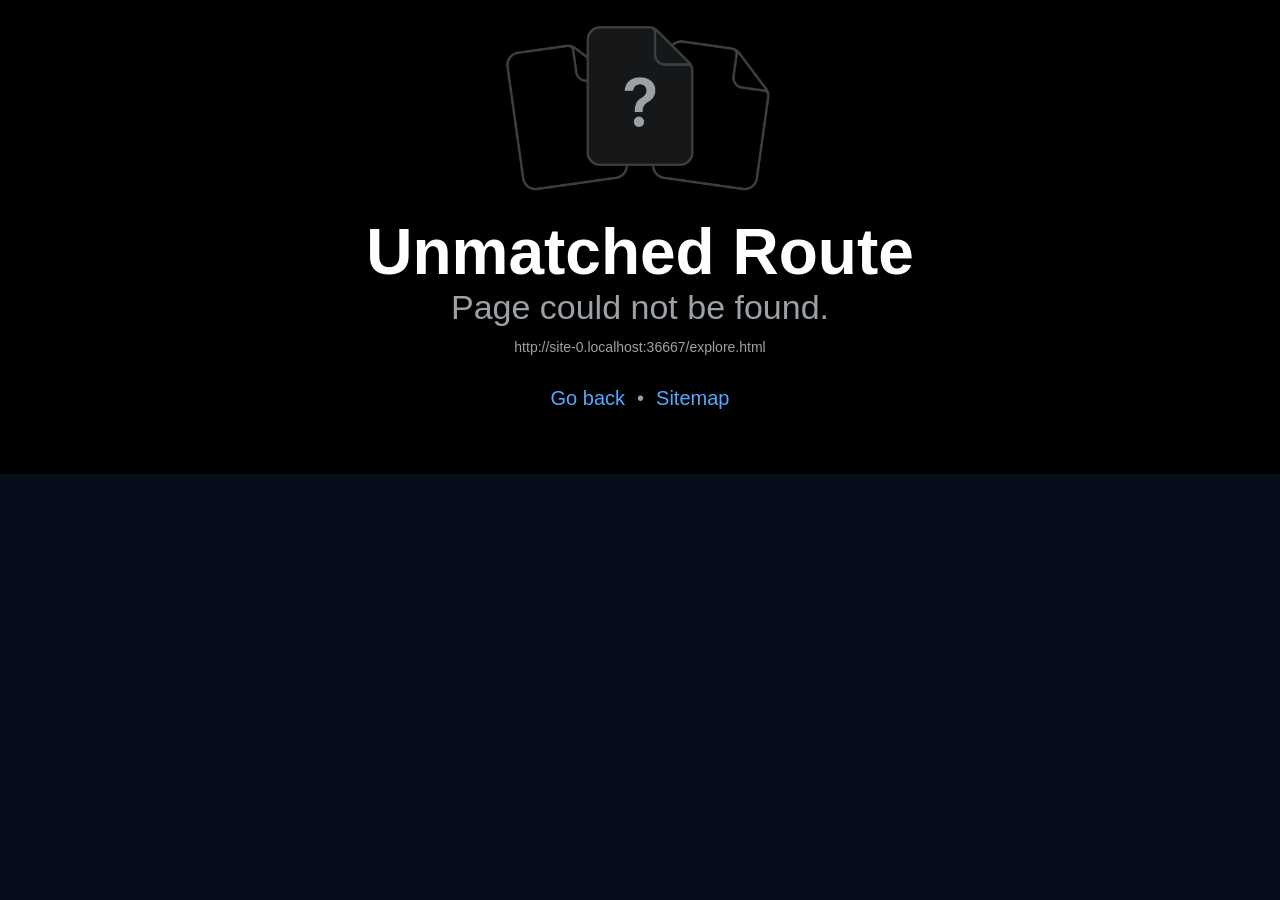
<file: explore.html>
<!DOCTYPE html><html  lang="en" style="background-color:#070d1a"><head><title data-rh="true"></title><meta charSet="utf-8"/><meta name="viewport" content="width=device-width, initial-scale=1, viewport-fit=cover"/><script async="" src="https://www.googletagmanager.com/gtag/js?id=G-C4T9E4DWH3"></script><meta name="google-site-verification" content="_2RKasmBHfmFUJNe0SDyJdTQVgfekd-nYwY4vXBU-kY"/><meta name="theme-color" content="#070d1a"/><meta name="application-name" content="PercentGain"/><meta name="apple-mobile-web-app-title" content="PercentGain"/><meta name="apple-mobile-web-app-capable" content="yes"/><meta name="apple-mobile-web-app-status-bar-style" content="black-translucent"/><script>
              window.dataLayer = window.dataLayer || [];
              function gtag(){dataLayer.push(arguments);}
              gtag('js', new Date());
              gtag('config', 'G-C4T9E4DWH3', {
                page_path: window.location.pathname
              });
            </script><style>
              html,
              body,
              #root,
              body > div {
                margin: 0;
                min-height: 100%;
                background-color: #070d1a;
              }

              html {
                background-color: #070d1a;
              }

              body {
                overflow-x: hidden;
                background-color: #070d1a;
              }

              #root {
                min-height: 100dvh;
                background-color: #070d1a;
              }
            </style><style id="react-native-stylesheet">[stylesheet-group="0"]{}
body{margin:0;}
button::-moz-focus-inner,input::-moz-focus-inner{border:0;padding:0;}
html{-ms-text-size-adjust:100%;-webkit-text-size-adjust:100%;-webkit-tap-highlight-color:rgba(0,0,0,0);}
input::-webkit-search-cancel-button,input::-webkit-search-decoration,input::-webkit-search-results-button,input::-webkit-search-results-decoration{display:none;}
[stylesheet-group="1"]{}
.css-11aywtz{-moz-appearance:textfield;-webkit-appearance:none;background-color:rgba(0,0,0,0.00);border-bottom-left-radius:0px;border-bottom-right-radius:0px;border-top-left-radius:0px;border-top-right-radius:0px;border:0 solid black;box-sizing:border-box;font:14px -apple-system,BlinkMacSystemFont,"Segoe UI",Roboto,Helvetica,Arial,sans-serif;margin:0px;padding:0px;resize:none;}
.css-146c3p1{background-color:rgba(0,0,0,0.00);border:0 solid black;box-sizing:border-box;color:rgba(0,0,0,1.00);display:inline;font:14px -apple-system,BlinkMacSystemFont,"Segoe UI",Roboto,Helvetica,Arial,sans-serif;list-style:none;margin:0px;padding:0px;position:relative;text-align:start;text-decoration:none;white-space:pre-wrap;word-wrap:break-word;}
.css-1jxf684{background-color:rgba(0,0,0,0.00);border:0 solid black;box-sizing:border-box;color:inherit;display:inline;font:inherit;list-style:none;margin:0px;padding:0px;position:relative;text-align:inherit;text-decoration:none;white-space:inherit;word-wrap:break-word;}
.css-9pa8cd{bottom:0px;height:100%;left:0px;opacity:0;position:absolute;right:0px;top:0px;width:100%;z-index:-1;}
.css-g5y9jx{align-content:flex-start;align-items:stretch;background-color:rgba(0,0,0,0.00);border:0 solid black;box-sizing:border-box;display:flex;flex-basis:auto;flex-direction:column;flex-shrink:0;list-style:none;margin:0px;min-height:0px;min-width:0px;padding:0px;position:relative;text-decoration:none;z-index:0;}
[stylesheet-group="2"]{}
.r-11mg6pl{border-bottom-color:rgba(255,255,255,1.00);border-left-color:rgba(255,255,255,1.00);border-right-color:rgba(255,255,255,1.00);border-top-color:rgba(255,255,255,1.00);}
.r-13awgt0{flex:1;}
.r-1867qdf{border-bottom-left-radius:16px;border-bottom-right-radius:16px;border-top-left-radius:16px;border-top-right-radius:16px;}
.r-1awa8pu{border-bottom-color:rgba(101,119,134,1.00);border-left-color:rgba(101,119,134,1.00);border-right-color:rgba(101,119,134,1.00);border-top-color:rgba(101,119,134,1.00);}
.r-1bq2mok{margin:3px;}
.r-1d4xg89{border-bottom-color:rgba(170,184,194,1.00);border-left-color:rgba(170,184,194,1.00);border-right-color:rgba(170,184,194,1.00);border-top-color:rgba(170,184,194,1.00);}
.r-1dzdj1l{border-bottom-left-radius:10px;border-bottom-right-radius:10px;border-top-left-radius:10px;border-top-right-radius:10px;}
.r-1f0042m{border-bottom-left-radius:5px;border-bottom-right-radius:5px;border-top-left-radius:5px;border-top-right-radius:5px;}
.r-1j16mh1{border-bottom-left-radius:100%;border-bottom-right-radius:100%;border-top-left-radius:100%;border-top-right-radius:100%;}
.r-1jkafct{border-bottom-left-radius:2px;border-bottom-right-radius:2px;border-top-left-radius:2px;border-top-right-radius:2px;}
.r-1jyn79y{border-bottom-color:rgba(0,150,136,1.00);border-left-color:rgba(0,150,136,1.00);border-right-color:rgba(0,150,136,1.00);border-top-color:rgba(0,150,136,1.00);}
.r-1pcd2l5{padding:20px;}
.r-1phboty{border-bottom-style:solid;border-left-style:solid;border-right-style:solid;border-top-style:solid;}
.r-1q9bdsx{border-bottom-left-radius:12px;border-bottom-right-radius:12px;border-top-left-radius:12px;border-top-right-radius:12px;}
.r-1qsk4np{overflow-x:clip;overflow-y:clip;}
.r-1rvyss1{border-bottom-color:rgba(255,255,255,0.20);border-left-color:rgba(255,255,255,0.20);border-right-color:rgba(255,255,255,0.20);border-top-color:rgba(255,255,255,0.20);}
.r-1sp51qo{padding:10px;}
.r-1udh08x{overflow-x:hidden;overflow-y:hidden;}
.r-1uu6nss{padding:5px;}
.r-1xfd6ze{border-bottom-left-radius:8px;border-bottom-right-radius:8px;border-top-left-radius:8px;border-top-right-radius:8px;}
.r-494qqr{padding:32px;}
.r-4a18lf{border-bottom-color:rgba(255,0,0,1.00);border-left-color:rgba(255,0,0,1.00);border-right-color:rgba(255,0,0,1.00);border-top-color:rgba(255,0,0,1.00);}
.r-60ke3l{border-bottom-color:rgba(0,128,0,1.00);border-left-color:rgba(0,128,0,1.00);border-right-color:rgba(0,128,0,1.00);border-top-color:rgba(0,128,0,1.00);}
.r-6t2glc{border-bottom-left-radius:40px;border-bottom-right-radius:40px;border-top-left-radius:40px;border-top-right-radius:40px;}
.r-9x6qib{border-bottom-color:rgba(204,214,221,1.00);border-left-color:rgba(204,214,221,1.00);border-right-color:rgba(204,214,221,1.00);border-top-color:rgba(204,214,221,1.00);}
.r-crgep1{margin:0px;}
.r-d045u9{border-bottom-width:2px;border-left-width:2px;border-right-width:2px;border-top-width:2px;}
.r-d23pfw{padding:24px;}
.r-edyy15{padding:8px;}
.r-fx7oqy{border-bottom-color:rgba(0,0,255,1.00);border-left-color:rgba(0,0,255,1.00);border-right-color:rgba(0,0,255,1.00);border-top-color:rgba(0,0,255,1.00);}
.r-krxsd3{display:-webkit-box;}
.r-nsiyw1{border-bottom-left-radius:32px;border-bottom-right-radius:32px;border-top-left-radius:32px;border-top-right-radius:32px;}
.r-rs99b7{border-bottom-width:1px;border-left-width:1px;border-right-width:1px;border-top-width:1px;}
.r-t60dpp{padding:0px;}
.r-wg31gx{border-bottom-color:rgba(49,53,56,1.00);border-left-color:rgba(49,53,56,1.00);border-right-color:rgba(49,53,56,1.00);border-top-color:rgba(49,53,56,1.00);}
.r-xoduu5{display:inline-flex;}
.r-ywje51{margin:auto;}
.r-z2wwpe{border-bottom-left-radius:4px;border-bottom-right-radius:4px;border-top-left-radius:4px;border-top-right-radius:4px;}
[stylesheet-group="2.1"]{}
.r-11f147o{padding-bottom:8px;padding-top:8px;}
.r-11gswi8{padding-left:3px;padding-right:3px;}
.r-17q4wm6{margin-left:5px;margin-right:5px;}
.r-184id4b{margin-bottom:12px;margin-top:12px;}
.r-1d7mnkm{padding-bottom:15px;padding-top:15px;}
.r-1e084wi{padding-left:0px;padding-right:0px;}
.r-1mmae3n{padding-bottom:12px;padding-top:12px;}
.r-1ntr0p{padding-left:5px;padding-right:5px;}
.r-1rsorjc{padding-left:36px;padding-right:36px;}
.r-1yd117h{padding-bottom:7px;padding-top:7px;}
.r-3o4zer{padding-left:12px;padding-right:12px;}
.r-cxgwc0{padding-left:24px;padding-right:24px;}
.r-f8sm7e{margin-left:auto;margin-right:auto;}
.r-is05cd{padding-left:8px;padding-right:8px;}
.r-jdiy1a{margin-left:11px;margin-right:11px;}
.r-jusfrs{margin-left:12px;margin-right:12px;}
.r-n5f61p{margin-bottom:3px;margin-top:3px;}
.r-n7gxbd{padding-left:4px;padding-right:4px;}
.r-qbhcsz{padding-bottom:64px;padding-top:64px;}
.r-u9wvl5{padding-left:20px;padding-right:20px;}
.r-ugi1tw{padding-left:5%;padding-right:5%;}
.r-w7s2jr{padding-bottom:16px;padding-top:16px;}
.r-ytbthy{padding-bottom:10px;padding-top:10px;}
[stylesheet-group="2.2"]{}
.r-10s2tm5{left:0%;}
.r-16o8guy{right:100%;}
.r-1a11zyx{margin-right:12px;}
.r-1cwvpvk{margin-left:12px;}
.r-1e97lx8{margin-right:3px;}
.r-1euzeng{padding-left:24px;}
.r-1g4tz6n{margin-right:-14.5px;}
.r-1h31txp{padding-right:16px;}
.r-1lhn9r{margin-left:-14.5px;}
.r-1sqnqi2{margin-left:3px;}
.r-1vl2501{padding-right:24px;}
.r-9mo606{margin-right:10px;}
.r-c59us2{left:-3px;}
.r-dqe1q{right:0%;}
.r-qb41rp{margin-right:5px;}
.r-rci37q{left:100%;}
.r-uhung1{margin-left:10px;}
.r-vpmibe{right:-3px;}
.r-w67my2{padding-left:16px;}
.r-wizibn{margin-left:5px;}
[stylesheet-group="3"]{}
.r-105ug2t{pointer-events:auto!important;}
.r-10ptun7{height:16px;}
.r-10v3vxq{transform:scaleX(-1);}
.r-10x49cs{font-size:10px;}
.r-10xqauy{padding-top:env(safe-area-inset-top);}
.r-11j9u27{visibility:hidden;}
.r-11mpjr4{background-color:rgba(223,223,223,1.00);}
.r-11niif6{max-width:800px;}
.r-11udlyb{background-color:rgba(0,150,136,1.00);}
.r-11v9fek{min-width:180px;}
.r-11yh6sk{overflow-x:hidden;}
.r-12f6czt{top:17px;}
.r-12vffkv>* {pointer-events:auto;}
.r-12vffkv{pointer-events:none!important;}
.r-135wba7{line-height:24px;}
.r-13aq9py{animation-name:r-1iq689l;}
.r-13qz1uu{width:100%;}
.r-13tjlyg{transition-duration:0.1s;}
.r-146t82q{line-height:44px;}
.r-1472mwg{height:24px;}
.r-14gqq1x{margin-top:4px;}
.r-14lw9ot{background-color:rgba(255,255,255,1.00);}
.r-14sbq61{background-color:rgba(33,150,243,1.00);}
.r-150rngu{-webkit-overflow-scrolling:touch;}
.r-16y2uox{flex-grow:1;}
.r-173mn98{align-self:flex-end;}
.r-173mzie{transform:scaleY(-1);}
.r-1777fci{justify-content:center;}
.r-17bb2tj{animation-duration:0.75s;}
.r-17leim2{background-repeat:repeat;}
.r-17rnw9f{line-height:30px;}
.r-17s6mgv{justify-content:flex-end;}
.r-17tb59b{opacity:0.7;}
.r-17tloay{opacity:0.6;}
.r-17u3ijr{background-color:rgba(155,161,166,0.27);}
.r-184en5c{z-index:1;}
.r-18nhz7w{top:-3px;}
.r-18u1ve8{color:rgba(255,255,255,0.40);}
.r-18u37iz{flex-direction:row;}
.r-19oahor{font-size:64px;}
.r-19wmn03{width:20px;}
.r-19z077z{touch-action:none;}
.r-1a2p6p6{-webkit-text-decoration-style:solid;text-decoration-style:solid;}
.r-1abnn5w{animation-play-state:paused;}
.r-1acpoxo{width:36px;}
.r-1aiqnjv{font-family:monospace,monospace;}
.r-1aockid{width:40px;}
.r-1awozwy{align-items:center;}
.r-1ay1djp{animation-duration:1s;}
.r-1b43r93{font-size:14px;}
.r-1c6unfx{forced-color-adjust:none;}
.r-1c85bru{width:270px;}
.r-1chd876{aspect-ratio:1.7309941520467835;}
.r-1cmwbt1{gap:8px;}
.r-1d2f490{left:0px;}
.r-1d5kdc7{flex-direction:column-reverse;}
.r-1ddef8g{-webkit-text-decoration-line:underline;text-decoration-line:underline;}
.r-1dernwh{height:70%;}
.r-1ei5mc7{cursor:inherit;}
.r-1enofrn{font-size:12px;}
.r-1euycsn{flex-direction:row-reverse;}
.r-1ewcgjf{box-shadow:0px 1px 3px rgba(0,0,0,0.5);}
.r-1ff274t{text-align:right;}
.r-1ffj0ar{background-color:rgba(0,0,0,0.40);}
.r-1g80hic{opacity:0.8;}
.r-1ge9hsw{max-width:960px;}
.r-1ghxqbu{font-variant:tabular-nums;}
.r-1h0z5md{justify-content:flex-start;}
.r-1h2t8mc{width:0px;}
.r-1habvwh{align-items:flex-start;}
.r-1i10wst{font-size:18px;}
.r-1i6wzkk{-moz-transition-property:opacity;-webkit-transition-property:opacity;transition-property:opacity;}
.r-1i71y14{gap:14px;}
.r-1ikidpy{letter-spacing:0.5px;}
.r-1iln25a{word-wrap:normal;}
.r-1inkyih{font-size:17px;}
.r-1iusvr4{flex-basis:0px;}
.r-1janqcz{width:16px;}
.r-1jkjb{margin-left:8px;}
.r-1kb76zh{margin-right:8px;}
.r-1kfrs79{font-weight:600;}
.r-1kihuf0{align-self:center;}
.r-1knq54c{aspect-ratio:5.125;}
.r-1ld3bg{top:-4px;}
.r-1ldzwu0{animation-timing-function:linear;}
.r-1loqt21{cursor:pointer;}
.r-1mlwlqe{flex-basis:auto;}
.r-1mrlafo{background-position:0;}
.r-1muvv40{animation-iteration-count:infinite;}
.r-1niwhzg{background-color:rgba(0,0,0,0.00);}
.r-1nlw0im{bottom:8px;}
.r-1no09lo{margin-top:28px;}
.r-1nxhmzv{margin-bottom:28px;}
.r-1ny4l3l{outline-style:none;}
.r-1ocf4r9{scroll-snap-type:y mandatory;}
.r-1onu96p{border-curve:continuous;}
.r-1oszu61{align-items:stretch;}
.r-1otgn73{touch-action:manipulation;}
.r-1p0dtai{bottom:0px;}
.r-1pi2tsx{height:100%;}
.r-1pm8pkb{font-family:Courier;}
.r-1qd0xha{font-family:-apple-system,BlinkMacSystemFont,"Segoe UI",Roboto,Helvetica,Arial,sans-serif;}
.r-1qulhi1{animation-name:r-1pzkwqh;}
.r-1r4fvd0{color:rgba(82,169,255,1.00);}
.r-1r74h94{left:8px;}
.r-1r8g8re{height:36px;}
.r-1rnoaur{overflow-y:auto;}
.r-1sg8ghl{z-index:1000;}
.r-1ssbvtb{gap:12px;}
.r-1sxrcry{background-size:auto;}
.r-1ua0l07{font-family:var(--font-mono);}
.r-1udbk01{text-overflow:ellipsis;}
.r-1ui5ee8{font-size:32px;}
.r-1vr29t4{font-weight:800;}
.r-1w2pmg{height:0px;}
.r-1w6e6rj{flex-wrap:wrap;}
.r-1wbh5a2{flex-shrink:1;}
.r-1wtj0ep{justify-content:space-between;}
.r-1wyyakw{z-index:-1;}
.r-1wzrnnt{margin-top:16px;}
.r-1xcajam{position:fixed;}
.r-1xnzce8{-moz-user-select:text;-webkit-user-select:text;user-select:text;}
.r-1xpsq9i{box-shadow:0px 3px 3px rgba(0, 0, 0, 0.33);}
.r-1xzupcd{width:13px;}
.r-1yef0xd{animation-name:r-11cv4x;}
.r-2eszeu::-webkit-scrollbar{display:none}
.r-2eszeu{scrollbar-width:none;}
.r-30o5oe{-moz-appearance:none;-ms-appearance:none;-webkit-appearance:none;appearance:none;}
.r-356f0p{letter-spacing:0.35px;}
.r-3egmai{width:123px;}
.r-3mc0re{right:8px;}
.r-3s2u2q{white-space:nowrap;}
.r-417010{z-index:0;}
.r-4gszlv{background-size:cover;}
.r-4v7adb{height:5px;}
.r-5oul0u{margin-bottom:8px;}
.r-60vfwk{min-width:1px;}
.r-633pao>* {pointer-events:none;}
.r-633pao{pointer-events:none!important;}
.r-6dt33c{opacity:1;}
.r-6gpygo{margin-bottom:12px;}
.r-6taxm2:-ms-input-placeholder{color:var(--placeholderTextColor);opacity:1;}
.r-6taxm2::-moz-placeholder{color:var(--placeholderTextColor);opacity:1;}
.r-6taxm2::-webkit-input-placeholder{color:var(--placeholderTextColor);opacity:1;}
.r-6taxm2::placeholder{color:var(--placeholderTextColor);opacity:1;}
.r-6uxfom{margin-left:24px;}
.r-726pan{width:31px;}
.r-76blku{height:21px;}
.r-7cikom{font-size:inherit;}
.r-7q8q6z{cursor:default;}
.r-8akbws{-webkit-box-orient:vertical;}
.r-8ay8q1{letter-spacing:0.1px;}
.r-95jzfe{padding-top:16px;}
.r-97e31f{padding-bottom:env(safe-area-inset-bottom);}
.r-9aw3ui{gap:4px;}
.r-9daxd3{animation-duration:250ms;}
.r-adyw6z{font-size:20px;}
.r-agouwx{transform:translateZ(0);}
.r-ah5dr5>* {pointer-events:none;}
.r-ah5dr5{pointer-events:auto!important;}
.r-aruset{font-weight:200;}
.r-b88u0q{font-weight:700;}
.r-b8lwoo{width:100px;}
.r-bi4vy9{transform:translateY(100%);}
.r-bt1l66{min-height:20px;}
.r-buy8e9{overflow-y:hidden;}
.r-bv2aro{padding-left:env(safe-area-inset-left);}
.r-c68hjy{color:rgba(161,161,161,1.00);}
.r-cpa5s6{scroll-snap-align:start;}
.r-cqee49{color:rgba(0,0,0,1.00);}
.r-dkge59{background-color:rgba(170,184,194,1.00);}
.r-dnmrzs{max-width:100%;}
.r-e6ktq0{gap:32px;}
.r-eafdt9{transition-duration:0.15s;}
.r-ebwn4k{animation-name:r-q67da2;}
.r-ehq7j7{background-size:contain;}
.r-eqz5dr{flex-direction:column;}
.r-eu3ka{height:40px;}
.r-f4gmv6{gap:16px;}
.r-fdjqy7{text-align:left;}
.r-g3mlsw{animation-name:r-t2lo5v;}
.r-ghxds0{transform:translateY(0%);}
.r-gtdqiz{position:-webkit-sticky;position:sticky;}
.r-h0d30l{height:28px;}
.r-hxflta{padding-right:env(safe-area-inset-right);}
.r-icoktb{opacity:0.5;}
.r-ipm5af{top:0px;}
.r-jwli3a{color:rgba(255,255,255,1.00);}
.r-k200y{align-self:flex-start;}
.r-kemksi{background-color:rgba(0,0,0,1.00);}
.r-kgusq2{line-height:52px;}
.r-kizejy{color:rgba(155,161,166,1.00);}
.r-knv0ih{margin-top:8px;}
.r-leqjx2{animation-timing-function:cubic-bezier(0.215, 0.61, 0.355, 1);}
.r-lltvgl{overflow-x:auto;}
.r-lpb231{height:168px;}
.r-lrsllp{width:24px;}
.r-lrvibr{-moz-user-select:none;-webkit-user-select:none;user-select:none;}
.r-majxgm{font-weight:500;}
.r-mfh4gg{scroll-snap-type:x mandatory;}
.r-mhe3cw{z-index:10;}
.r-mro3nb{background-color:rgba(21,23,24,1.00);}
.r-n6v787{font-size:13px;}
.r-o4n3w5{width:23px;}
.r-o52ifk{height:100px;}
.r-orgf3d{opacity:0;}
.r-q4m81j{text-align:center;}
.r-qfi6ny{top:30000px;}
.r-qklmqi{border-bottom-width:1px;}
.r-qn3fzs{padding-bottom:24px;}
.r-rjixqe{line-height:20px;}
.r-rs94m5{background-image:url("[data-uri]");}
.r-s62m2j{animation-timing-function:cubic-bezier(0.47, 0, 0.745, 0.715);}
.r-s67bdx{font-size:48px;}
.r-sfbmgh{z-index:9999;}
.r-skwduh{color:rgba(60,135,247,1.00);}
.r-so7y2g{line-height:64px;}
.r-tsynxw{text-transform:uppercase;}
.r-u6sd8q{background-repeat:no-repeat;}
.r-u8s1d{position:absolute;}
.r-u92y06{background-color:rgba(255,165,0,1.00);}
.r-ubezar{font-size:16px;}
.r-uho16t{font-size:34px;}
.r-vacyoi{padding-bottom:64px;}
.r-van48c{caret-color:transparent;}
.r-vboj7i{top:-7px;}
.r-vvn4in{background-position:center;}
.r-vw2c0b{font-weight:bold;}
.r-wfqgy4{transition-duration:100ms;}
.r-ws9h79{left:4px;}
.r-x11e5r{font-family:SFMono-Regular, Menlo, Monaco, Consolas, "Liberation Mono", "Courier New", monospace;}
.r-x3cy2q{background-size:100% 100%;}
.r-xx3c9p{animation-name:r-imtty0;}
.r-y7v2we{background-color:rgba(32,36,37,1.00);}
.r-z80fyv{height:20px;}
.r-zchlnj{right:0px;}
.r-zz5t5d{font-size:28px;}
@-webkit-keyframes r-11cv4x{0%{transform:rotate(0deg);}100%{transform:rotate(360deg);}}
@-webkit-keyframes r-1iq689l{0%{transform:translateY(0%);}100%{transform:translateY(100%);}}
@-webkit-keyframes r-1pzkwqh{0%{transform:translateY(100%);}100%{transform:translateY(0%);}}
@-webkit-keyframes r-imtty0{0%{opacity:0;}100%{opacity:1;}}
@-webkit-keyframes r-q67da2{0%{transform:translateX(-100%);}100%{transform:translateX(400%);}}
@-webkit-keyframes r-t2lo5v{0%{opacity:1;}100%{opacity:0;}}
@keyframes r-11cv4x{0%{transform:rotate(0deg);}100%{transform:rotate(360deg);}}
@keyframes r-1iq689l{0%{transform:translateY(0%);}100%{transform:translateY(100%);}}
@keyframes r-1pzkwqh{0%{transform:translateY(100%);}100%{transform:translateY(0%);}}
@keyframes r-imtty0{0%{opacity:0;}100%{opacity:1;}}
@keyframes r-q67da2{0%{transform:translateX(-100%);}100%{transform:translateX(400%);}}
@keyframes r-t2lo5v{0%{opacity:1;}100%{opacity:0;}}</style><script type="module">globalThis.__EXPO_ROUTER_HYDRATE__=true;</script><link rel="preload" href="/_expo/static/css/global-fc9e94466ab35a42ea7a90613de0a012.css" as="style">
<link rel="stylesheet" href="/_expo/static/css/global-fc9e94466ab35a42ea7a90613de0a012.css"><link rel="icon" href="/favicon.ico" /></head><body  style="margin:0;background-color:#070d1a"><div id="root"><div class="css-g5y9jx r-13awgt0"><!--$--><div style="position:absolute;left:0;right:0;top:0;bottom:0;pointer-events:none;visibility:hidden"></div><div class="css-g5y9jx r-13awgt0"><div class="css-g5y9jx r-13awgt0 r-1p0dtai r-1d2f490 r-u8s1d r-zchlnj r-ipm5af" style="background-color:rgba(242,242,242,1.00);display:flex"><div class="css-g5y9jx r-13awgt0"><div class="css-g5y9jx r-13awgt0" style="background-color:rgba(11,17,32,1.00)"><!--$--><div class="css-g5y9jx r-150rngu r-eqz5dr r-16y2uox r-1wbh5a2 r-11yh6sk r-1rnoaur r-agouwx r-13awgt0" style="background-color:rgba(255,255,255,1.00)"><div class="css-g5y9jx r-18u37iz r-1777fci" style="padding-top:64px;padding-bottom:24px"><div class="css-g5y9jx r-16y2uox r-11niif6" style="background-color:rgba(255,255,255,1.00)"><div class="css-g5y9jx r-1awozwy r-f4gmv6 r-qbhcsz r-cxgwc0" style="background-color:rgba(255,255,255,1.00)"><div dir="auto" class="css-146c3p1 r-1ui5ee8 r-1kfrs79 r-146t82q" style="color:rgba(0,0,0,1.00)">Explore</div><div dir="auto" class="css-146c3p1 r-ubezar r-majxgm r-135wba7 r-q4m81j" style="color:rgba(96,100,108,1.00)">This starter app includes example<!-- -->
<!-- -->code to help you get started.</div><a href="https://docs.expo.dev" role="link" tabindex="0" class="css-g5y9jx r-1loqt21 r-1otgn73"><div class="css-g5y9jx r-1awozwy r-nsiyw1 r-18u37iz r-9aw3ui r-1777fci r-11f147o r-cxgwc0" style="background-color:rgba(240,240,243,1.00)"><div dir="auto" class="css-146c3p1 r-1b43r93 r-17rnw9f" style="color:rgba(0,0,0,1.00)">Expo documentation</div><div class="css-g5y9jx" style="width:12px;height:12px"></div></div></a></div><div class="css-g5y9jx r-e6ktq0 r-cxgwc0 r-95jzfe" style="background-color:rgba(255,255,255,1.00)"><div class="css-g5y9jx" style="background-color:rgba(255,255,255,1.00)"><div tabindex="0" class="css-g5y9jx r-1loqt21 r-1otgn73 r-1awozwy r-18u37iz r-1cmwbt1"><div class="css-g5y9jx r-1awozwy r-1q9bdsx r-1472mwg r-1777fci r-lrsllp" style="background-color:rgba(240,240,243,1.00)"><div class="css-g5y9jx" style="width:14px;height:14px"></div></div><div dir="auto" class="css-146c3p1 r-1b43r93 r-majxgm r-rjixqe" style="color:rgba(0,0,0,1.00)">File-based routing</div></div></div><div class="css-g5y9jx" style="background-color:rgba(255,255,255,1.00)"><div tabindex="0" class="css-g5y9jx r-1loqt21 r-1otgn73 r-1awozwy r-18u37iz r-1cmwbt1"><div class="css-g5y9jx r-1awozwy r-1q9bdsx r-1472mwg r-1777fci r-lrsllp" style="background-color:rgba(240,240,243,1.00)"><div class="css-g5y9jx" style="width:14px;height:14px"></div></div><div dir="auto" class="css-146c3p1 r-1b43r93 r-majxgm r-rjixqe" style="color:rgba(0,0,0,1.00)">Android, iOS, and web support</div></div></div><div class="css-g5y9jx" style="background-color:rgba(255,255,255,1.00)"><div tabindex="0" class="css-g5y9jx r-1loqt21 r-1otgn73 r-1awozwy r-18u37iz r-1cmwbt1"><div class="css-g5y9jx r-1awozwy r-1q9bdsx r-1472mwg r-1777fci r-lrsllp" style="background-color:rgba(240,240,243,1.00)"><div class="css-g5y9jx" style="width:14px;height:14px"></div></div><div dir="auto" class="css-146c3p1 r-1b43r93 r-majxgm r-rjixqe" style="color:rgba(0,0,0,1.00)">Images</div></div></div><div class="css-g5y9jx" style="background-color:rgba(255,255,255,1.00)"><div tabindex="0" class="css-g5y9jx r-1loqt21 r-1otgn73 r-1awozwy r-18u37iz r-1cmwbt1"><div class="css-g5y9jx r-1awozwy r-1q9bdsx r-1472mwg r-1777fci r-lrsllp" style="background-color:rgba(240,240,243,1.00)"><div class="css-g5y9jx" style="width:14px;height:14px"></div></div><div dir="auto" class="css-146c3p1 r-1b43r93 r-majxgm r-rjixqe" style="color:rgba(0,0,0,1.00)">Light and dark mode components</div></div></div><div class="css-g5y9jx" style="background-color:rgba(255,255,255,1.00)"><div tabindex="0" class="css-g5y9jx r-1loqt21 r-1otgn73 r-1awozwy r-18u37iz r-1cmwbt1"><div class="css-g5y9jx r-1awozwy r-1q9bdsx r-1472mwg r-1777fci r-lrsllp" style="background-color:rgba(240,240,243,1.00)"><div class="css-g5y9jx" style="width:14px;height:14px"></div></div><div dir="auto" class="css-146c3p1 r-1b43r93 r-majxgm r-rjixqe" style="color:rgba(0,0,0,1.00)">Animations</div></div></div></div><div class="css-g5y9jx r-1awozwy r-1cmwbt1 r-494qqr" style="background-color:rgba(255,255,255,1.00)"><div dir="auto" class="css-146c3p1 r-1ua0l07 r-1enofrn r-majxgm r-q4m81j" style="color:rgba(96,100,108,1.00)">v<!-- -->56.0.8</div><div data-expoimage="true" class="css-g5y9jx" style="overflow-x:hidden;overflow-y:hidden;width:123px;aspect-ratio:5.125"></div></div></div></div></div><!--/$--></div></div></div></div><!--/$--></div></div><script src="/_expo/static/js/web/entry-11da67c2285a8b0cee1d1c3b0ec0215d.js" defer></script>
</body></html>
</file>
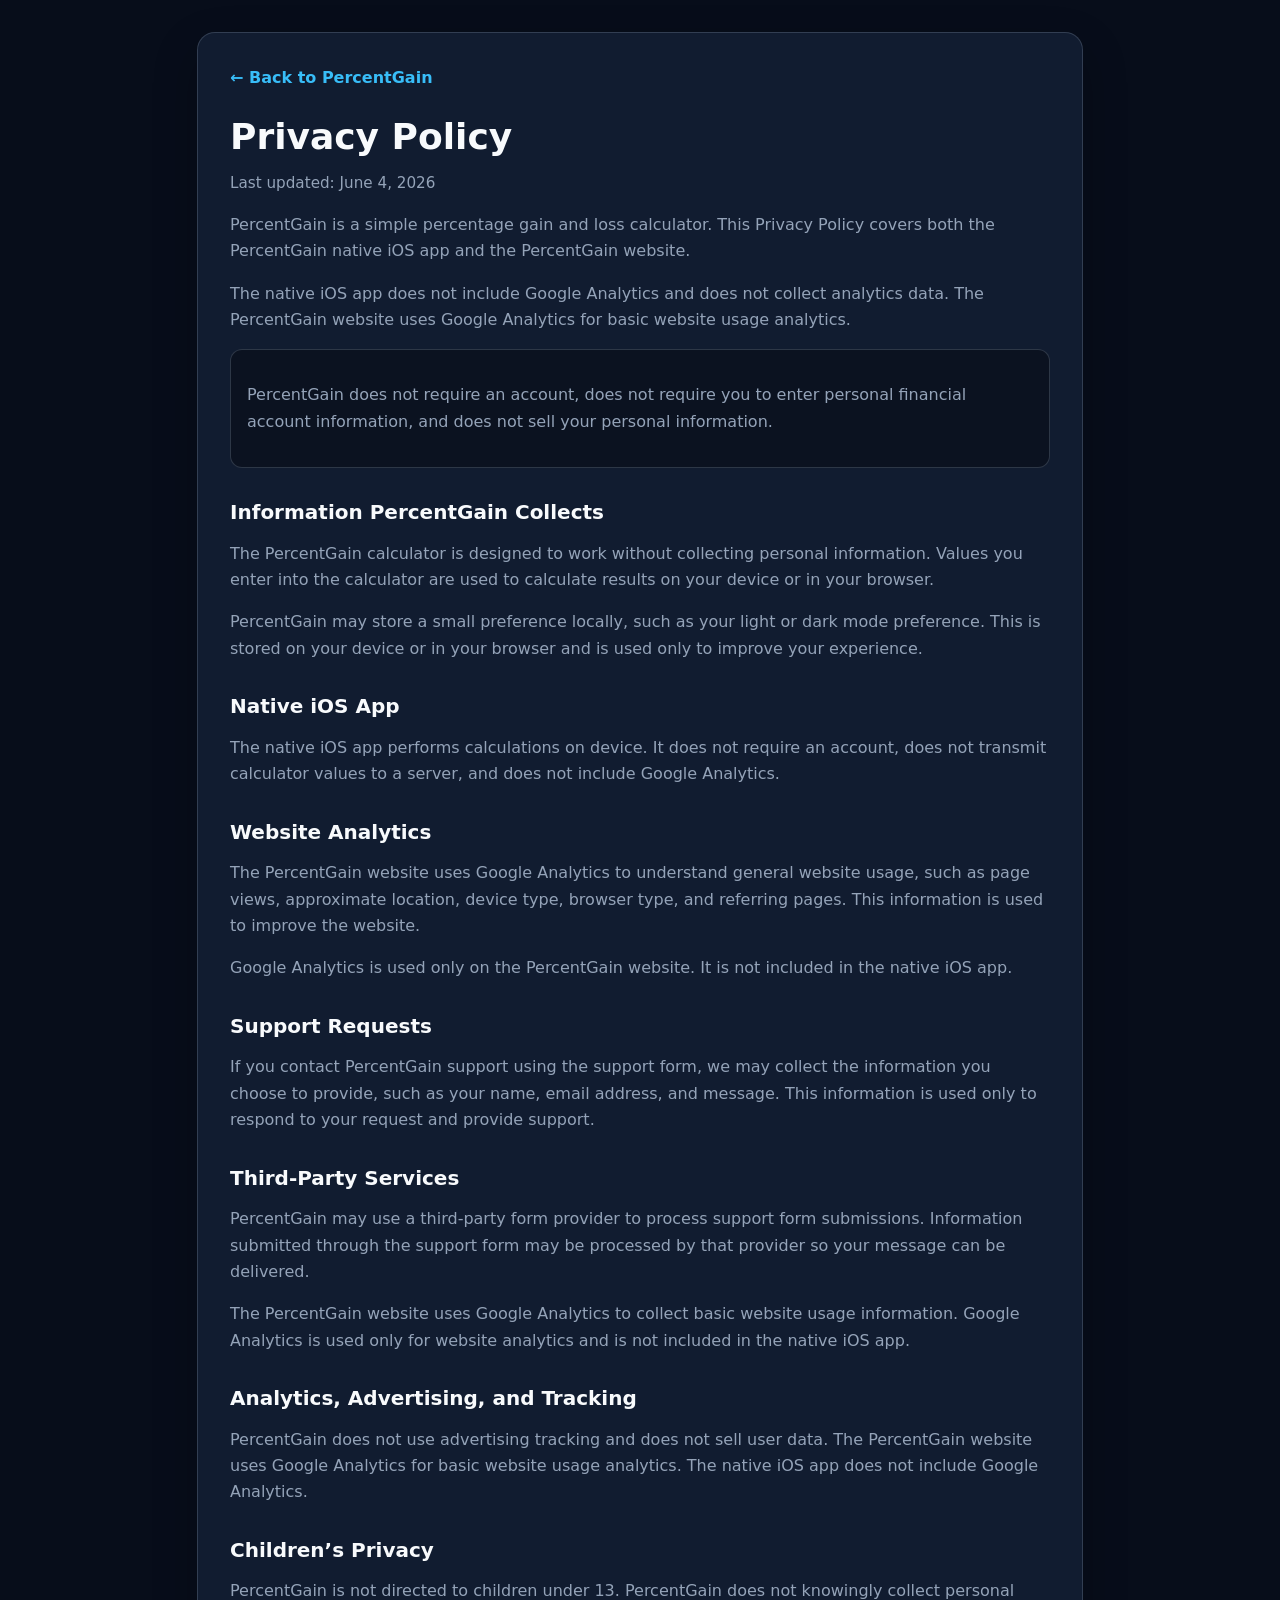
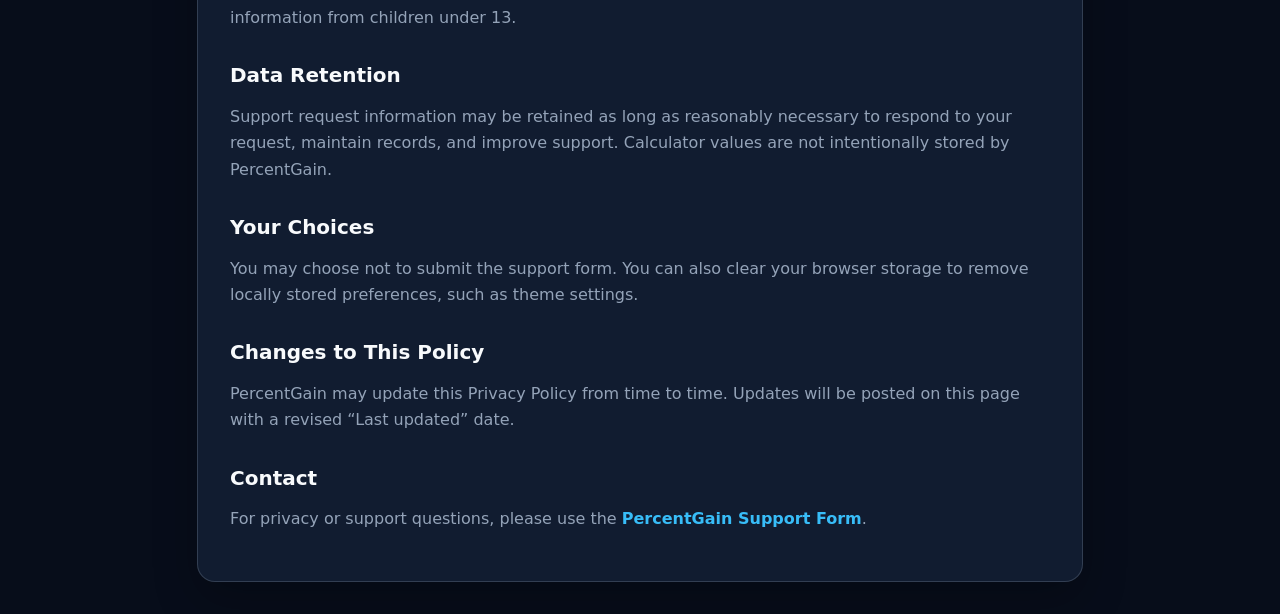
<file: privacy.html>
<!doctype html>
<html lang="en">
  <head>
    <meta charset="UTF-8" />
    <meta name="viewport" content="width=device-width, initial-scale=1.0" />
    <meta name="description" content="Privacy Policy for PercentGain." />
    <title>Privacy Policy | PercentGain</title>

    <meta
      name="google-site-verification"
      content="_2RKasmBHfmFUJNe0SDyJdTQVgfekd-nYwY4vXBU-kY"
    />

    <script
      async
      src="https://www.googletagmanager.com/gtag/js?id=G-C4T9E4DWH3"
    ></script>
    <script>
      window.dataLayer = window.dataLayer || [];
      function gtag() {
        dataLayer.push(arguments);
      }

      gtag("js", new Date());
      gtag("config", "G-C4T9E4DWH3", {
        page_path: window.location.pathname,
      });
    </script>

    <style>
      :root {
        --bg-dark: #070d1a;
        --text-main: #f8fafc;
        --text-subtle: #94a3b8;
        --accent-blue: #38bdf8;
        --card-bg: #111c30;
        --input-bg: #0b1220;
        --border: rgba(148, 163, 184, 0.25);
      }

      body {
        background-color: var(--bg-dark);
        color: var(--text-main);
        font-family:
          Inter,
          ui-sans-serif,
          system-ui,
          -apple-system,
          BlinkMacSystemFont,
          "Segoe UI",
          sans-serif;
        margin: 0;
        padding: 2rem 1rem;
        line-height: 1.65;
      }

      main {
        max-width: 820px;
        margin: 0 auto;
        background: var(--card-bg);
        border: 1px solid var(--border);
        border-radius: 18px;
        padding: 2rem;
        box-shadow: 0 18px 45px rgba(0, 0, 0, 0.24);
      }

      h1,
      h2 {
        color: var(--text-main);
        line-height: 1.2;
      }

      h1 {
        margin-top: 0;
        font-size: 2.25rem;
      }

      h2 {
        margin-top: 2rem;
        font-size: 1.25rem;
      }

      p,
      li {
        color: var(--text-subtle);
      }

      a {
        color: var(--accent-blue);
        text-decoration: none;
        font-weight: 700;
      }

      a:hover {
        text-decoration: underline;
      }

      .back-link {
        display: inline-block;
        margin-bottom: 1.5rem;
      }

      .updated {
        color: var(--text-subtle);
        font-size: 0.95rem;
        margin-top: -0.75rem;
      }

      .callout {
        background: var(--input-bg);
        border: 1px solid var(--border);
        border-radius: 12px;
        padding: 1rem;
      }
    </style>
  </head>

  <body>
    <main>
      <a class="back-link" href="/">← Back to PercentGain</a>

      <h1>Privacy Policy</h1>
      <p class="updated">Last updated: June 4, 2026</p>

      <p>
        PercentGain is a simple percentage gain and loss calculator. This
        Privacy Policy covers both the PercentGain native iOS app and the
        PercentGain website.
      </p>

      <p>
        The native iOS app does not include Google Analytics and does not
        collect analytics data. The PercentGain website uses Google Analytics
        for basic website usage analytics.
      </p>

      <div class="callout">
        <p>
          PercentGain does not require an account, does not require you to enter
          personal financial account information, and does not sell your
          personal information.
        </p>
      </div>

      <h2>Information PercentGain Collects</h2>
      <p>
        The PercentGain calculator is designed to work without collecting
        personal information. Values you enter into the calculator are used to
        calculate results on your device or in your browser.
      </p>

      <p>
        PercentGain may store a small preference locally, such as your light or
        dark mode preference. This is stored on your device or in your browser
        and is used only to improve your experience.
      </p>

      <h2>Native iOS App</h2>
      <p>
        The native iOS app performs calculations on device. It does not require
        an account, does not transmit calculator values to a server, and does
        not include Google Analytics.
      </p>

      <h2>Website Analytics</h2>
      <p>
        The PercentGain website uses Google Analytics to understand general
        website usage, such as page views, approximate location, device type,
        browser type, and referring pages. This information is used to improve
        the website.
      </p>

      <p>
        Google Analytics is used only on the PercentGain website. It is not
        included in the native iOS app.
      </p>

      <h2>Support Requests</h2>
      <p>
        If you contact PercentGain support using the support form, we may
        collect the information you choose to provide, such as your name, email
        address, and message. This information is used only to respond to your
        request and provide support.
      </p>

      <h2>Third-Party Services</h2>
      <p>
        PercentGain may use a third-party form provider to process support form
        submissions. Information submitted through the support form may be
        processed by that provider so your message can be delivered.
      </p>

      <p>
        The PercentGain website uses Google Analytics to collect basic website
        usage information. Google Analytics is used only for website analytics
        and is not included in the native iOS app.
      </p>

      <h2>Analytics, Advertising, and Tracking</h2>
      <p>
        PercentGain does not use advertising tracking and does not sell user
        data. The PercentGain website uses Google Analytics for basic website
        usage analytics. The native iOS app does not include Google Analytics.
      </p>

      <h2>Children’s Privacy</h2>
      <p>
        PercentGain is not directed to children under 13. PercentGain does not
        knowingly collect personal information from children under 13.
      </p>

      <h2>Data Retention</h2>
      <p>
        Support request information may be retained as long as reasonably
        necessary to respond to your request, maintain records, and improve
        support. Calculator values are not intentionally stored by PercentGain.
      </p>

      <h2>Your Choices</h2>
      <p>
        You may choose not to submit the support form. You can also clear your
        browser storage to remove locally stored preferences, such as theme
        settings.
      </p>

      <h2>Changes to This Policy</h2>
      <p>
        PercentGain may update this Privacy Policy from time to time. Updates
        will be posted on this page with a revised “Last updated” date.
      </p>

      <h2>Contact</h2>
      <p>
        For privacy or support questions, please use the
        <a href="/support.html">PercentGain Support Form</a>.
      </p>
    </main>
  </body>
</html>
</file>
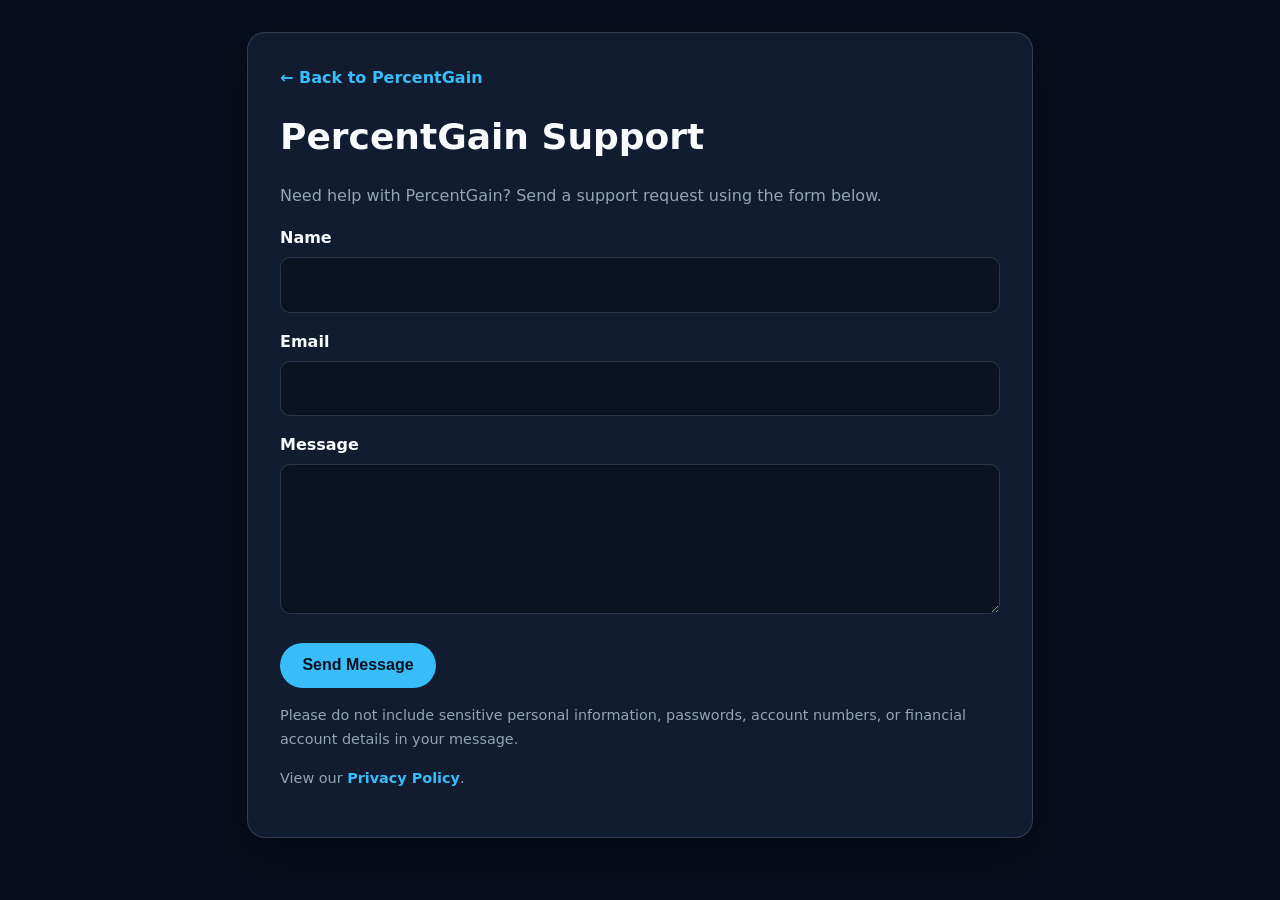
<file: support.html>
<!doctype html>
<html lang="en">
  <head>
    <meta charset="UTF-8" />
    <meta name="viewport" content="width=device-width, initial-scale=1.0" />
    <meta name="description" content="Support for PercentGain." />
    <title>Support | PercentGain</title>
    <meta
      name="google-site-verification"
      content="_2RKasmBHfmFUJNe0SDyJdTQVgfekd-nYwY4vXBU-kY"
    />

    <script
      async
      src="https://www.googletagmanager.com/gtag/js?id=G-C4T9E4DWH3"
    ></script>
    <script>
      window.dataLayer = window.dataLayer || [];
      function gtag() {
        dataLayer.push(arguments);
      }
      gtag("js", new Date());
      gtag("config", "G-C4T9E4DWH3", {
        page_path: window.location.pathname,
      });
    </script>
    <style>
      :root {
        --bg-dark: #070d1a;
        --text-main: #f8fafc;
        --text-subtle: #94a3b8;
        --accent-blue: #38bdf8;
        --card-bg: #111c30;
        --input-bg: #0b1220;
        --success: #22c55e;
        --error: #f87171;
        --border: rgba(148, 163, 184, 0.25);
      }

      body {
        background-color: var(--bg-dark);
        color: var(--text-main);
        font-family:
          Inter,
          ui-sans-serif,
          system-ui,
          -apple-system,
          BlinkMacSystemFont,
          "Segoe UI",
          sans-serif;
        margin: 0;
        padding: 2rem 1rem;
        line-height: 1.65;
      }

      main {
        max-width: 720px;
        margin: 0 auto;
        background: var(--card-bg);
        border: 1px solid var(--border);
        border-radius: 18px;
        padding: 2rem;
        box-shadow: 0 18px 45px rgba(0, 0, 0, 0.24);
      }

      h1 {
        color: var(--text-main);
        line-height: 1.2;
        margin-top: 0;
        font-size: 2.25rem;
      }

      p {
        color: var(--text-subtle);
      }

      a {
        color: var(--accent-blue);
        text-decoration: none;
        font-weight: 700;
      }

      a:hover {
        text-decoration: underline;
      }

      label {
        display: block;
        color: var(--text-main);
        font-weight: 800;
        margin-top: 1rem;
        margin-bottom: 0.35rem;
      }

      input,
      textarea {
        width: 100%;
        box-sizing: border-box;
        background: var(--input-bg);
        color: var(--text-main);
        border: 1px solid var(--border);
        border-radius: 10px;
        padding: 0.85rem;
        font: inherit;
        outline: none;
      }

      input:focus,
      textarea:focus {
        border-color: var(--accent-blue);
        box-shadow: 0 0 0 3px rgba(56, 189, 248, 0.16);
      }

      textarea {
        min-height: 150px;
        resize: vertical;
      }

      button {
        margin-top: 1.25rem;
        background-color: var(--accent-blue);
        color: #07101f;
        padding: 0.85rem 1.4rem;
        font-size: 1rem;
        font-weight: 900;
        border: none;
        border-radius: 999px;
        cursor: pointer;
        min-width: 150px;
      }

      button:hover:not(:disabled) {
        filter: brightness(0.95);
      }

      button:disabled {
        cursor: not-allowed;
        opacity: 0.7;
      }

      .back-link {
        display: inline-block;
        margin-bottom: 1.5rem;
      }

      .small-note {
        font-size: 0.9rem;
        margin-top: 1rem;
      }

      .status-message {
        border-radius: 10px;
        display: none;
        font-weight: 800;
        margin-top: 1rem;
        padding: 0.85rem;
      }

      .status-message.success {
        background: rgba(34, 197, 94, 0.12);
        color: var(--success);
        display: block;
      }

      .status-message.error {
        background: rgba(248, 113, 113, 0.12);
        color: var(--error);
        display: block;
      }

      .spinner {
        animation: spin 0.9s linear infinite;
        border: 3px solid rgba(7, 16, 31, 0.25);
        border-top-color: #07101f;
        border-radius: 50%;
        display: none;
        height: 16px;
        margin-right: 0.5rem;
        width: 16px;
        vertical-align: middle;
      }

      button.loading .spinner {
        display: inline-block;
      }

      @keyframes spin {
        to {
          transform: rotate(360deg);
        }
      }

      .hidden-field {
        display: none;
      }
    </style>
  </head>

  <body>
    <main>
      <a class="back-link" href="/">← Back to PercentGain</a>

      <h1>PercentGain Support</h1>

      <p>
        Need help with PercentGain? Send a support request using the form below.
      </p>

      <form id="support-form">
        <input
          type="hidden"
          name="access_key"
          value="6a6e3154-1dd3-46cb-90d0-f8d3e5fe21cc"
        />
        <input
          type="hidden"
          name="subject"
          value="PercentGain Support Request"
        />
        <input
          type="hidden"
          name="from_name"
          value="PercentGain Support Form"
        />

        <input
          class="hidden-field"
          type="checkbox"
          name="botcheck"
          tabindex="-1"
          autocomplete="off"
        />

        <label for="name">Name</label>
        <input id="name" name="name" type="text" autocomplete="name" required />

        <label for="email">Email</label>
        <input
          id="email"
          name="email"
          type="email"
          autocomplete="email"
          required
        />

        <label for="message">Message</label>
        <textarea id="message" name="message" required></textarea>

        <button id="submit-button" type="submit">
          <span class="spinner"></span>
          <span id="submit-button-text">Send Message</span>
        </button>

        <div
          id="status-message"
          class="status-message"
          role="status"
          aria-live="polite"
        ></div>
      </form>

      <p class="small-note">
        Please do not include sensitive personal information, passwords, account
        numbers, or financial account details in your message.
      </p>

      <p class="small-note">
        View our <a href="/privacy.html">Privacy Policy</a>.
      </p>
    </main>

    <script>
      const form = document.getElementById("support-form");
      const submitButton = document.getElementById("submit-button");
      const submitButtonText = document.getElementById("submit-button-text");
      const statusMessage = document.getElementById("status-message");

      function setLoading(isLoading) {
        submitButton.disabled = isLoading;
        submitButton.classList.toggle("loading", isLoading);
        submitButtonText.textContent = isLoading
          ? "Sending..."
          : "Send Message";
      }

      function showStatus(type, message) {
        statusMessage.className = `status-message ${type}`;
        statusMessage.textContent = message;
      }

      form.addEventListener("submit", async function (event) {
        event.preventDefault();

        setLoading(true);
        statusMessage.className = "status-message";
        statusMessage.textContent = "";

        try {
          const formData = new FormData(form);

          const response = await fetch("https://api.web3forms.com/submit", {
            method: "POST",
            body: formData,
          });

          const result = await response.json();

          if (!response.ok || !result.success) {
            throw new Error(result.message || "Message could not be sent.");
          }

          form.reset();

          showStatus(
            "success",
            "Message sent. Thanks for contacting PercentGain support. We’ll review your request and reply if needed.",
          );

          submitButtonText.textContent = "Sent";
        } catch (error) {
          console.error(error);

          showStatus(
            "error",
            "Your message could not be sent. Please check your connection and try again.",
          );

          submitButtonText.textContent = "Send Message";
        } finally {
          submitButton.disabled = false;
          submitButton.classList.remove("loading");
        }
      });
    </script>
  </body>
</html>
</file>
<file: _expo/static/css/global-fc9e94466ab35a42ea7a90613de0a012.css>
:root{--font-display:Spline Sans, Inter, ui-sans-serif, system-ui, sans-serif, Apple Color Emoji, Segoe UI Emoji, Segoe UI Symbol, Noto Color Emoji;--font-mono:ui-monospace, SFMono-Regular, Menlo, Monaco, Consolas, Liberation Mono, Courier New, monospace;--font-rounded:"SF Pro Rounded", "Hiragino Maru Gothic ProN", Meiryo, "MS PGothic", sans-serif;--font-serif:Georgia, "Times New Roman", serif;--app-background:#070d1a}html,body,#root,body>div{background-color:var(--app-background);min-height:100%;margin:0}html{background-color:var(--app-background)}body{background-color:var(--app-background);overflow-x:hidden}#root{background-color:var(--app-background);min-height:100dvh}
</file>
